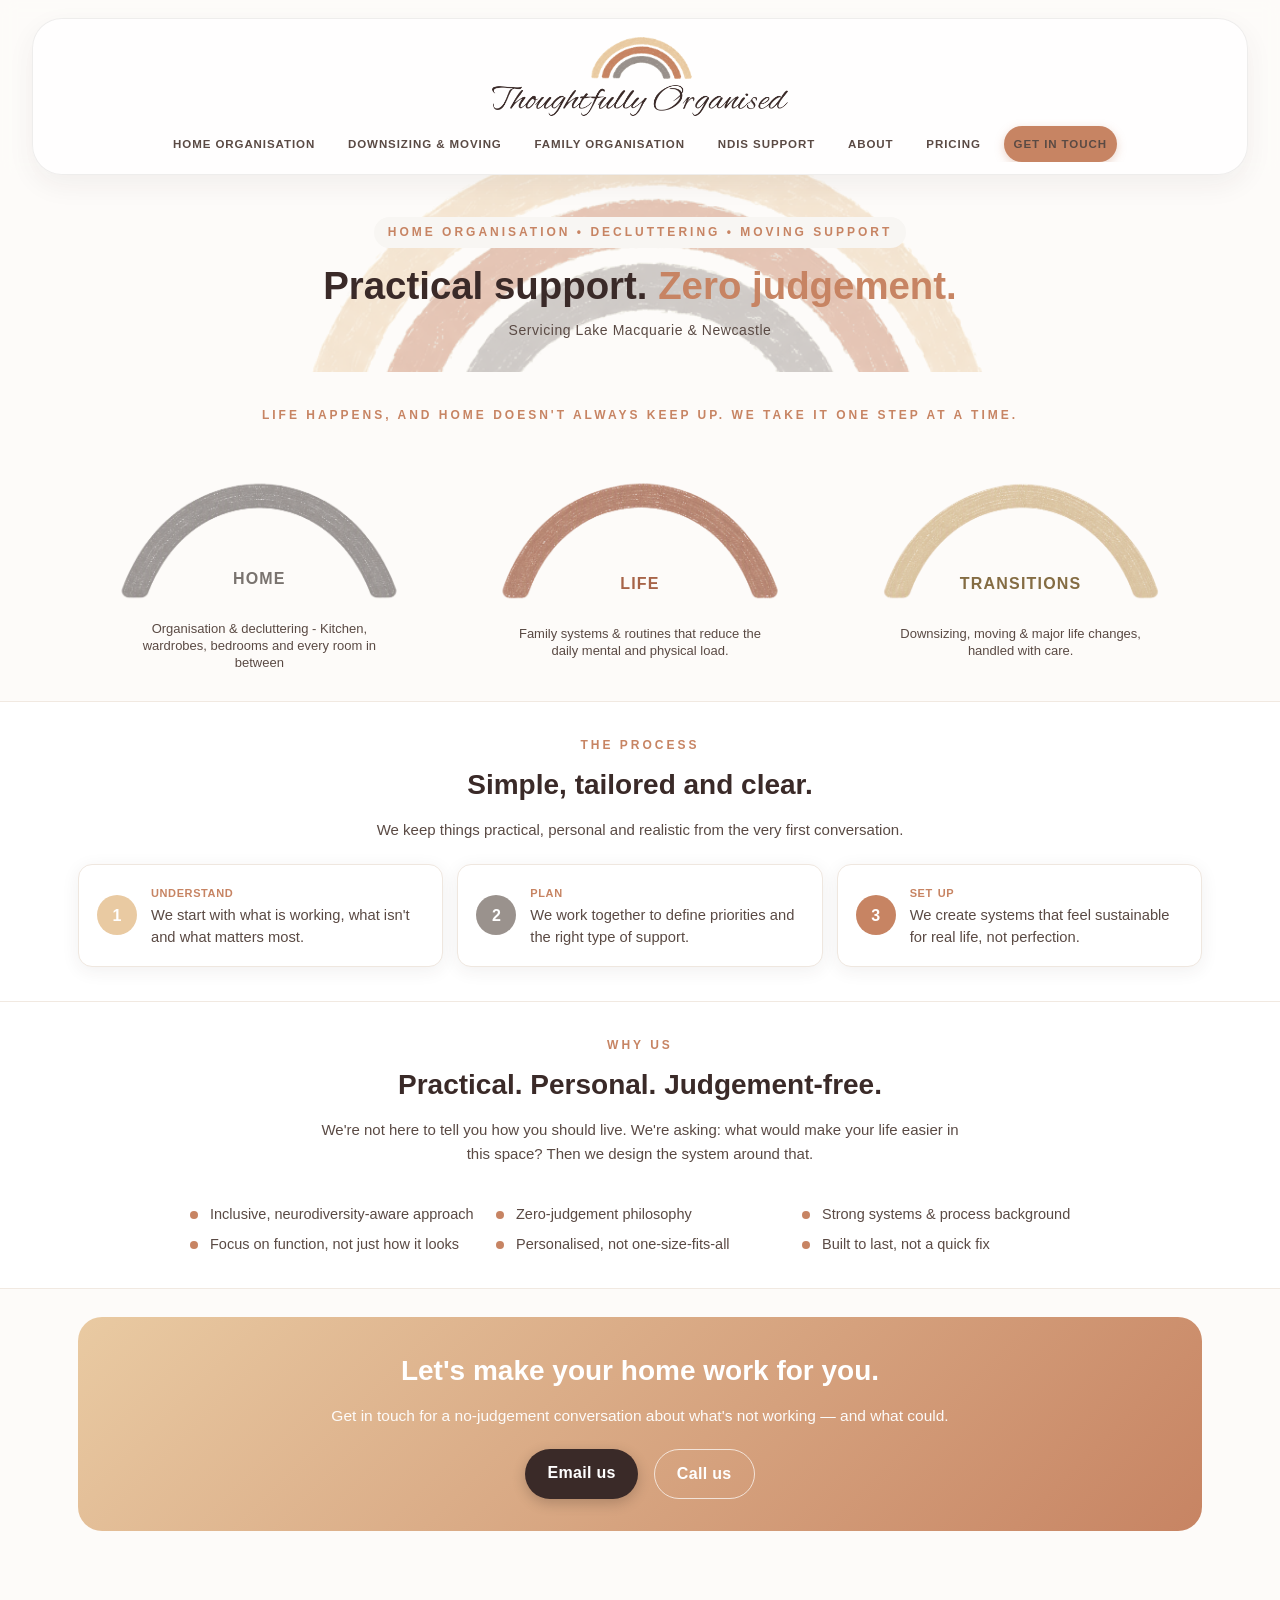
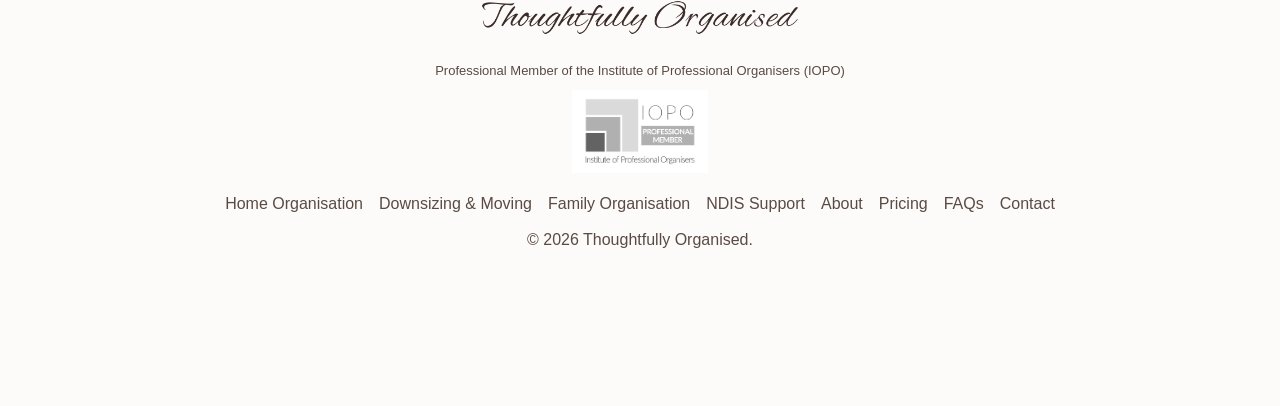
<file: index.html>
<!DOCTYPE html>
<html lang="en">
<head>
<meta charset="UTF-8">
<meta name="viewport" content="width=device-width, initial-scale=1.0">
<title>Thoughtfully Organised — Practical Support. Zero Judgement.</title>
<link rel="preload" href="assets/fonts/alex-brush.woff2" as="font" type="font/woff2" crossorigin>
<link rel="preload" href="assets/fonts/italianno.woff2" as="font" type="font/woff2" crossorigin>
<link rel="icon" type="image/png" sizes="32x32" href="assets/favicon-32.png">
<link rel="icon" type="image/png" sizes="192x192" href="assets/favicon-192.png">
<link rel="apple-touch-icon" href="assets/apple-touch-icon.png">
<link rel="stylesheet" href="assets/fonts.css">
<style>
  :root{
    --gold:#E9CAA2;
    --terracotta:#C78463;
    --greige:#9A928D;
    --warm-grey:#D9D4CF;
    --cream:#F8F6F3;
    --ink:#3A2A28;
    --ink-soft:#5A4A44;
    --page:#FDFBF9;
    --radius:16px;
    --shadow:0 4px 18px rgba(58,42,40,0.07);
    --maxw:1180px;
  }
  *{box-sizing:border-box;}
  html{scroll-behavior:smooth;}
  body{
    margin:0; background:var(--page); color:var(--ink); padding-bottom:120px;
    font-family:'Segoe UI Variable Display Semilight','Segoe UI',-apple-system,BlinkMacSystemFont,sans-serif;
    font-weight:400; line-height:1.6; -webkit-font-smoothing:antialiased;
  }
  img{max-width:100%; display:block;}
  a{color:inherit;}
  .wrap{max-width:var(--maxw); margin:0 auto; padding:0 28px;}
  .script{font-family:'Alex Brush', cursive;}
  .r{font-family:'Italianno',cursive; font-size:1.1em; margin-right:.08em;}

  /* ---------- nav ---------- */
  header.site-header{
    position:sticky; top:0; z-index:50; padding:18px 0 0; background:rgba(253,251,249,0.76); backdrop-filter:blur(8px);
  }
  .navrow{display:flex; flex-direction:column; align-items:center; justify-content:center; padding:18px 18px 12px; max-width:calc(var(--maxw) + 36px); margin:0 auto;
    border:1px solid rgba(58,42,40,0.08); border-radius:30px; background:rgba(255,255,255,0.72); box-shadow:0 10px 28px rgba(58,42,40,0.06);}
  .brand{display:inline-flex; flex-direction:column; align-items:center; gap:4px; text-decoration:none;}
  .brand img{height:42px; width:auto;}
  .site-header .brand .brand-mark{height:42px; width:auto;}
  .site-header .brand .brand-wordmark{width:clamp(220px,32vw,300px); height:auto;}
  .main-nav{display:flex; gap:clamp(8px,1vw,16px); align-items:center; justify-content:center; width:100%; flex-wrap:nowrap; overflow-x:auto; padding-top:8px; scrollbar-width:none;}
  .main-nav::-webkit-scrollbar{display:none;}
  .main-nav a{text-decoration:none; color:var(--ink-soft); font-size:clamp(11px,0.9vw,14px); font-weight:600; letter-spacing:0.08em; text-transform:uppercase;
    transition:all .2s ease; padding:9px 10px; border-radius:999px; margin:0; white-space:nowrap;}
  .main-nav a:hover{color:var(--terracotta); background:rgba(233,202,162,0.16);}
  .main-nav a[aria-current="page"]{color:var(--terracotta); background:rgba(233,202,162,0.24); box-shadow:inset 0 -2px 0 var(--terracotta);}
  .main-nav a.btn-primary[aria-current="page"]{color:#fff; background:var(--ink); box-shadow:0 3px 10px rgba(58,42,40,0.2);}
  .btn{
    display:inline-block; padding:11px 22px; border-radius:30px; font-size:16px; font-weight:600;
    text-decoration:none; transition:transform .15s ease, box-shadow .15s ease; border:none; cursor:pointer; letter-spacing:0.02em;
  }
  .btn-primary{background:var(--terracotta); color:#fff; box-shadow:0 3px 10px rgba(199,132,99,0.35);}
  .btn-primary:hover{transform:translateY(-2px); box-shadow:0 6px 16px rgba(199,132,99,0.4);}
  .btn-ghost{background:transparent; color:var(--ink); border:1.5px solid var(--warm-grey);}
  .btn-ghost:hover{border-color:var(--terracotta); color:var(--terracotta);}
  .navtoggle{display:none; background:none; border:none; font-size:26px; color:var(--ink); cursor:pointer; line-height:1; padding:4px 8px; border-radius:10px;}
  .navtoggle[aria-expanded="true"]{background:rgba(199,132,99,0.08); color:var(--terracotta);}

  /* ---------- hero ---------- */
  .hero{position:relative; padding:42px 28px 30px; text-align:center; overflow:hidden;}
  .hero-arcbg{position:absolute; top:-40px; left:50%; transform:translateX(-50%); width:980px; max-width:160vw; opacity:0.45; pointer-events:none;}
  .hero-inner{position:relative; max-width:760px; margin:0 auto;}
  .eyebrow{
    display:inline-block; font-size:12px; letter-spacing:3px; font-weight:700; color:var(--terracotta);
    background:var(--cream); padding:6px 14px; border-radius:20px; margin-bottom:16px;
  }
  .hero h1{font-size:clamp(2rem, 3.5vw, 2.4rem); line-height:1.12; margin:0 0 12px; color:var(--ink); font-weight:600;}
  .hero h1 span{color:var(--terracotta);}
  .hero .service-area{font-size:14px; color:var(--ink-soft); letter-spacing:0.04em; margin:0;}
  .hero p.sub{font-size:16px; color:var(--ink-soft); max-width:560px; margin:0 auto 20px;}
  .hero-ctas{display:flex; gap:16px; justify-content:center; flex-wrap:wrap;}
  .hero-tags{margin-top:44px; display:flex; gap:14px; justify-content:center; flex-wrap:wrap;}
  .tag{font-size:13.5px; font-weight:600; padding:8px 16px; border-radius:20px; color:var(--ink);}
  .tag.gold{background:var(--gold);}
  .tag.terracotta{background:var(--terracotta); color:#fff;}
  .tag.greige{background:var(--greige); color:#fff;}

  /* ---------- section shell ---------- */
  section{padding:34px 0;}
  section.alt{background:#fff; border-top:1px solid #F1E9E1; border-bottom:1px solid #F1E9E1;}
  section.alt + section.alt{border-top:0;}
  .section-head{max-width:640px; margin:0 auto 22px; text-align:center;}
  .section-eyebrow{font-size:12px; letter-spacing:3px; font-weight:700; color:var(--terracotta); text-transform:uppercase; margin-bottom:8px;}
  .section-head h2{font-size:28px; margin:0 0 10px; color:var(--ink); font-weight:600;}
  .section-head p{color:var(--ink-soft); font-size:15px; margin:0;}
  #broader-concept{padding-bottom:12px;}
  #process{padding-top:34px;}
  #broader-concept .section-head{max-width:900px; margin-bottom:0;}
  #broader-concept .section-eyebrow{margin-bottom:0;}

  .divider{display:flex; justify-content:center; padding:6px 0 0;}
  .divider svg{width:140px; height:26px;}

  /* ---------- cards / grids ---------- */
  .arc-icon{width:70px; height:38px; margin:0 auto 16px;}

  /* ---------- services ---------- */
  .svc-grid{display:flex; flex-direction:row; gap:22px;}
  .svc-grid > *{flex:1 1 0;}
  .svc-card{background:var(--cream); border-radius:var(--radius); padding:26px 24px;}
  .svc-card h3{margin:0 0 12px; font-size:18px; color:var(--ink); font-weight:600; display:flex; align-items:center;}
  .svc-card h3 .dot{width:10px; height:10px; border-radius:50%; flex:0 0 10px; margin-right:10px;}
  .svc-card ul{margin:0; padding-left:18px; color:var(--ink-soft); font-size:14px; line-height:1.85;}

  /* ---------- moving process infographic ---------- */
  .flow3{display:flex; gap:0; align-items:stretch; margin-top:10px;}
  .flow3 .col{flex:1; background:#fff; border:1px solid #EFE7DF; border-radius:14px; box-shadow:var(--shadow); overflow:hidden;}
  .flow3 .head{padding:14px 20px; font-weight:700; font-size:14px; letter-spacing:1px; color:#fff; text-align:center;}
  .flow3 .col:nth-child(1) .head{background:var(--gold); color:var(--ink);}
  .flow3 .col:nth-child(3) .head{background:var(--terracotta);}
  .flow3 .col:nth-child(5) .head{background:var(--greige);}
  .flow3 .col ul{list-style:none; margin:0; padding:16px 22px;}
  .flow3 .col li{padding:8px 0; border-bottom:1px solid #F3ECE4; font-size:14px; color:var(--ink);}
  .flow3 .col li:last-child{border-bottom:none;}
  .flow3 .arrow{flex:0 0 46px; display:flex; align-items:center; justify-content:center;}
  .flow3 .arrow svg{width:20px; height:20px;}

  /* ---------- journey timeline (vertical) ---------- */
  .timeline{position:relative; max-width:720px; margin:0 auto; padding-left:8px;}
  .timeline:before{
    content:''; position:absolute; left:23px; top:10px; bottom:10px; width:2px; background:var(--warm-grey);
  }
  .tstep{position:relative; display:flex; gap:22px; padding-bottom:34px;}
  .tstep:last-child{padding-bottom:0;}
  .tnum{
    position:relative; z-index:1; flex:0 0 48px; height:48px; border-radius:50%; display:flex; align-items:center;
    justify-content:center; font-weight:700; font-size:18px; color:#fff; box-shadow:0 0 0 6px var(--page);
  }
  .tstep:nth-child(4n+1) .tnum{background:var(--gold); color:var(--ink);}
  .tstep:nth-child(4n+2) .tnum{background:var(--terracotta);}
  .tstep:nth-child(4n+3) .tnum{background:var(--greige);}
  .tstep:nth-child(4n+4) .tnum{background:var(--ink);}
  .tbody{background:#fff; border:1px solid #EFE7DF; border-radius:14px; box-shadow:var(--shadow); padding:16px 22px; flex:1;}
  .tbody h4{margin:0 0 4px; font-size:17px; color:var(--ink); font-weight:600;}
  .tbody p{margin:0; font-size:14px; color:var(--ink-soft);}

  /* ---------- pricing ---------- */
  .pricing-card{background:#fff; border:1px solid #EFE7DF; border-radius:20px; box-shadow:var(--shadow); max-width:760px; margin:0 auto; overflow:hidden;}
  .price-row{display:flex; align-items:center; justify-content:space-between; padding:18px 32px; border-bottom:1px solid #F3ECE4;}
  .price-row:last-child{border-bottom:none;}
  .price-row .svc{font-weight:600; font-size:16px; color:var(--ink);}
  .pill{display:inline-block; padding:7px 18px; border-radius:20px; font-size:13px; font-weight:700; color:#fff; white-space:nowrap;}
  .pill.gold{background:var(--gold); color:var(--ink);}
  .pill.terracotta{background:var(--terracotta);}
  .pill.greige{background:var(--greige);}
  .pricing-note{text-align:center; color:var(--ink-soft); font-size:14.5px; max-width:600px; margin:26px auto 0;}

  /* ---------- pillars ---------- */
  .pillars{display:flex; gap:24px;}
  .pillar{flex:1; text-align:center; background:#fff; border:1px solid #EFE7DF; border-radius:var(--radius); box-shadow:var(--shadow); padding:34px 24px;}
  .pillar .arc-icon{width:90px; height:48px;}
  .pillar h3{font-size:20px; letter-spacing:2px; margin:6px 0 10px; color:var(--ink); font-weight:700;}
  .pillar p{font-size:14.5px; color:var(--ink-soft); margin:0;}
  .pillars-note{text-align:center; font-style:italic; color:var(--ink-soft); font-size:14.5px; margin-top:22px;}

  .broader-grid{display:grid; grid-template-columns:repeat(3, minmax(0,1fr)); gap:18px; max-width:1124px; margin:10px auto 0;}
  #broader-concept .broader-grid{margin-top:-36px;}
  .broader-card{
    position:relative; overflow:visible; border:none; border-radius:24px; background:transparent; box-shadow:none;
    padding:0; min-height:0; display:flex; flex-direction:column; align-items:center; justify-content:center; text-align:center;
    color:inherit; text-decoration:none; transition:transform .15s ease;
  }
  .broader-card:hover{transform:translateY(-3px);}
  .broader-card:focus-visible{outline:2px solid var(--terracotta); outline-offset:4px;}
  .broader-card::before,
  .broader-card::after{display:none;}
  .broader-card > *{position:relative; z-index:1;}
  .broader-arc-slot{position:relative; display:flex; align-items:center; justify-content:center; width:100%; min-height:104px; margin-bottom:0; overflow:visible;}
  .broader-card .broader-arc-image{display:block; width:300px; max-width:100%; height:auto; object-fit:contain; object-position:center; margin:0; opacity:0.82; filter:saturate(0.72);}
  .broader-arc-copy{position:absolute; right:0; bottom:17px; left:0; z-index:2; display:flex; flex-direction:column; align-items:center; padding:0 12px;}
  .broader-card:nth-child(2) .broader-arc-copy{bottom:29px;}
  .broader-card:nth-child(3) .broader-arc-copy{bottom:29px;}
  .broader-arc-slot h3{margin:0;}
  .broader-arc-slot p{width:100%; max-width:260px; min-height:0; margin:30px 0 0; text-align:center; font-size:13px; line-height:1.3; color:var(--ink-soft);}
  .broader-card .broader-arc{width:100%; max-width:220px; height:68px; display:block; margin:0 auto 18px; overflow:visible;}
  .broader-card .broader-arc path{stroke-linecap:round; stroke-linejoin:round; filter: url(#chalk-gold);}
  .broader-card.terracotta .broader-arc path{filter: url(#chalk-terracotta);}
  .broader-card.greige .broader-arc path{filter: url(#chalk-greige);}
  .broader-card h3{margin:0; font-size:16px; letter-spacing:1.2px; text-transform:uppercase; color:var(--ink); font-weight:700;}
  .broader-card:nth-child(1) h3{color:#79736F;}
  .broader-card:nth-child(2) h3{color:#A76448;}
  .broader-card:nth-child(3) h3{color:#846C43;}

  .mini-grid{display:grid; grid-template-columns:repeat(3, minmax(0,1fr)); gap:18px;}
  .mini-card{display:block; text-decoration:none; background:#fff; border:1px solid #EFE7DF; border-radius:18px; box-shadow:var(--shadow); padding:30px 22px 24px; transition:transform .15s ease, box-shadow .15s ease;}
  .mini-card:hover{transform:translateY(-2px); box-shadow:0 10px 24px rgba(58,42,40,0.08);}
  .mini-card .mini-icon{width:72px; height:42px; display:block; margin:0 auto 14px;}
  .mini-card h3{margin:0 0 10px; text-align:center; font-size:18px; color:var(--ink); letter-spacing:1.5px; text-transform:uppercase; font-weight:700;}
  .mini-card p{margin:0; text-align:center; color:var(--ink-soft); font-size:14px; line-height:1.6;}

  .steps-3{display:grid; grid-template-columns:repeat(3, minmax(0,1fr)); gap:14px;}
  .step-item{position:relative; background:#fff; border:1px solid #EFE7DF; border-radius:14px; padding:18px 22px 18px 72px; box-shadow:var(--shadow); min-width:0;}
  .step-item .step-head{display:block; margin-bottom:4px; min-width:0;}
  .step-item .n{position:absolute; top:50%; left:18px; display:inline-flex; align-items:center; justify-content:center; width:40px; height:40px; border-radius:50%; background:var(--terracotta); color:#fff; font-weight:700; flex-shrink:0; transform:translateY(-50%);}
  .step-item:nth-child(1) .n{background:var(--gold);}
  .step-item:nth-child(2) .n{background:var(--greige);}
  .step-item h4{width:100%; max-width:280px; margin:0 0 4px; color:var(--terracotta); font-size:0.95rem; line-height:1.2; letter-spacing:0.04em; text-transform:lowercase; font-variant-caps:small-caps; min-width:0; word-break:break-word; overflow-wrap:break-word;}
  .step-item p{margin:0; color:var(--ink-soft); font-size:0.92rem; line-height:1.45;}

  @keyframes slidePillars{
    0%, 20% { transform: translateX(0%); }
    33%, 53% { transform: translateX(-33.333%); }
    66%, 86% { transform: translateX(-66.666%); }
    100% { transform: translateX(0%); }
  }

  /* ---------- quote / usp ---------- */
  .quote-block{
    background:var(--cream); border-left:5px solid var(--terracotta); border-radius:0 14px 14px 0;
    padding:12px 18px; max-width:720px; margin:34px auto 0; text-align:center;
  }
  .quote-block p{margin:0; font-size:clamp(0.95rem,1.4vw,1.08rem); line-height:1.4; font-style:italic; color:var(--ink); font-weight:600;}

  .advantages{display:flex; flex-direction:row; flex-wrap:wrap; gap:10px 18px; max-width:900px; margin:38px auto 0;}
  .advantages .adv-item{flex:1 1 240px;}
  .adv-item{display:flex; align-items:flex-start; font-size:14.5px; color:var(--ink-soft); line-height:1.4;}
  .adv-item .dot{flex:0 0 8px; width:8px; height:8px; border-radius:50%; background:var(--terracotta); margin:7px 12px 0 0;}

  /* ---------- audience tabs ---------- */
  .audience-tabs{display:flex; justify-content:center; gap:10px; margin-bottom:30px; flex-wrap:wrap;}
  .tab-btn{
    padding:10px 22px; border-radius:24px; border:1.5px solid var(--warm-grey); background:#fff;
    font-weight:600; font-size:14px; color:var(--ink-soft); cursor:pointer; transition:all .2s;
  }
  .tab-btn.active{background:var(--terracotta); border-color:var(--terracotta); color:#fff;}
  .tab-panel{display:none;}
  .tab-panel.active{display:block;}
  .flow2{display:flex; gap:0; align-items:stretch;}
  .flow2 .col{flex:1; background:#fff; border:1px solid #EFE7DF; border-radius:14px; box-shadow:var(--shadow); overflow:hidden;}
  .flow2 .head{padding:14px 22px; font-weight:700; font-size:13.5px; letter-spacing:1px; color:#fff;}
  .flow2 .col:first-child .head{background:var(--greige);}
  .flow2 .col:last-child .head{background:var(--terracotta);}
  .flow2 ul{list-style:none; margin:0; padding:18px 24px; columns:2; column-gap:20px;}
  .flow2 li{font-size:13.5px; color:var(--ink); padding:5px 0 5px 16px; position:relative; break-inside:avoid;}
  .flow2 li:before{content:''; position:absolute; left:0; top:12px; width:6px; height:6px; border-radius:50%; background:var(--terracotta);}
  .flow2 .arrow{flex:0 0 50px; display:flex; align-items:center; justify-content:center;}
  .flow2 .arrow svg{width:22px; height:22px;}
  .audience-quote{text-align:center; margin-top:20px; font-style:italic; color:var(--ink-soft);}

  /* ---------- CTA / contact ---------- */
  #contact{padding:28px 0;}
  .cta-section{
    background:linear-gradient(135deg, var(--gold) 0%, var(--terracotta) 100%);
    border-radius:24px; padding:32px 28px; text-align:center; color:#fff; max-width:var(--maxw); margin:0 auto;
  }
  .cta-section h2{margin:0 0 10px; font-size:28px; font-weight:600;}
  .cta-section p{margin:0 0 20px; font-size:15.5px; opacity:0.95;}
  .cta-section .btn-primary{background:var(--ink); box-shadow:0 4px 14px rgba(0,0,0,0.2);}
  .cta-section .btn-ghost{border-color:rgba(255,255,255,0.7); color:#fff;}
  .cta-section .btn-ghost:hover{border-color:#fff; color:#fff; background:rgba(255,255,255,0.12);}

  footer.site-footer{
    padding:40px 0 28px; text-align:center;
  }
  footer.site-footer .wrap{
    display:block;
  }
  footer.site-footer .brand{
    display:inline-flex; flex-direction:column; align-items:center; gap:4px; text-decoration:none;
    justify-content:center; margin:0;
  }
  footer.site-footer .brand img{height:26px; width:auto;}
  footer.site-footer .brand img{width:clamp(240px,28vw,320px); height:auto;}
  footer.site-footer .iopo-membership{margin:18px auto 0; text-align:center;}
  footer.site-footer .iopo-membership img{width:min(136px,35vw); height:auto; margin:0 auto;}
  footer.site-footer .iopo-membership p{margin:0 auto 8px; font-size:13px; white-space:nowrap;}
  footer.site-footer .footer-links{
    display:flex; justify-content:center; gap:16px; flex-wrap:wrap; margin:18px 0 10px;
  }
  footer.site-footer .footer-links a{text-decoration:none; color:var(--ink-soft);}
  footer.site-footer .footer-links a:hover{color:var(--terracotta);}
  footer.site-footer p{color:var(--ink-soft); margin:6px 0;}

  /* ---------- responsive ---------- */
  @media (max-width:900px){
    footer.site-footer .iopo-membership p{white-space:normal;}
    .grid3, .svc-grid{flex-direction:column;}
    .advantages{display:flex; flex-direction:row; gap:8px 14px;}
    .advantages .adv-item{flex:1 1 220px;}
    .pillars{flex-direction:column;}
    .flow3{flex-direction:column;}
    .flow3 .arrow{transform:rotate(90deg); padding:4px 0;}
    .flow2{flex-direction:column;}
    .flow2 .arrow{transform:rotate(90deg); padding:4px 0;}
    .flow2 ul{columns:1;}
    .main-nav{position:fixed; top:70px; left:0; right:0; background:#fff; flex-direction:column; padding:20px 28px;
      border-bottom:1px solid #EFE7DF; display:none; gap:18px; box-shadow:0 8px 20px rgba(0,0,0,0.06);}
    .main-nav a{margin:0;}
    .main-nav.open{display:flex;}
    .navtoggle{display:block;}
    .cta-section{border-radius:0; padding:46px 24px;}
    footer.site-footer .wrap{flex-direction:column; text-align:center;}
    footer.site-footer .footer-links{flex-wrap:wrap;}
  }
  @media (max-width:620px){
    .steps-3{grid-template-columns:1fr;}
    .broader-grid{grid-template-columns:1fr; gap:8px; max-width:360px;}
    .broader-card{min-height:0; padding:8px 0;}
    .broader-arc-slot{min-height:90px; margin-bottom:0;}
    .broader-arc-copy{bottom:13px;}
    .broader-card:nth-child(2) .broader-arc-copy{bottom:21px;}
    .broader-card:nth-child(3) .broader-arc-copy{bottom:21px;}
    .broader-card .broader-arc-image{width:270px;}
    .broader-card h3{font-size:14px; letter-spacing:0.08em;}
    .broader-arc-slot p{max-width:250px; font-size:13px; line-height:1.35;}
  }
</style>
</head>
<body>

<header class="site-header">
  <div class="navrow">
    <a href="index.html" class="brand">
      <img class="brand-mark" src="assets/arcs_only.png" alt="">
      <img class="brand-wordmark" src="assets/Thoughtfully_Organised_Wordmark.png" alt="Thoughtfully Organised">
    </a>
    <nav class="main-nav" id="navLinks">
      <a href="home-organisation.html">Home Organisation</a>
      <a href="downsizing-moving.html">Downsizing &amp; Moving</a>
      <a href="family-organisation.html">Family Organisation</a>
      <a href="ndis-support.html">NDIS Support</a>
      <a href="about.html">About</a>
      <a href="pricing.html">Pricing</a>
      <a href="contact.html" class="btn btn-primary">Get in touch</a>
    </nav>
    <button class="navtoggle" id="navToggle" aria-label="Toggle menu">&#9776;</button>
  </div>
</header>

<main id="top">

  <!-- HERO -->
  <div class="hero">
    <img class="hero-arcbg" src="assets/arcs_only.png" alt="">
    <div class="hero-inner">
      <span class="eyebrow">HOME ORGANISATION • DECLUTTERING • MOVING SUPPORT</span>
      <h1>Practical support. <span>Zero judgement.</span></h1>
      <p class="service-area">Servicing Lake Macquarie &amp; Newcastle</p>
    </div>
  </div>

  <section id="broader-concept">
    <div class="wrap">
      <div class="section-head">
        <div class="section-eyebrow">Life happens, and home doesn't always keep up. We take it one step at a time.</div>
      </div>

      <div class="broader-grid">
        <a class="broader-card" href="home-organisation.html">
          <div class="broader-arc-slot">
            <img class="broader-arc-image" src="assets/arc_grey.png" alt="">
            <div class="broader-arc-copy">
              <h3>Home</h3>
              <p>Organisation &amp; decluttering - Kitchen, wardrobes, bedrooms and every room in between</p>
            </div>
          </div>
        </a>

        <a class="broader-card" href="family-organisation.html">
          <div class="broader-arc-slot">
            <img class="broader-arc-image" src="assets/arc_terracotta.png" alt="">
            <div class="broader-arc-copy">
              <h3>Life</h3>
              <p>Family systems &amp; routines that reduce the daily mental and physical load.</p>
            </div>
          </div>
        </a>

        <a class="broader-card" href="downsizing-moving.html">
          <div class="broader-arc-slot">
            <img class="broader-arc-image" src="assets/arc_gold.png" alt="">
            <div class="broader-arc-copy">
              <h3>Transitions</h3>
              <p>Downsizing, moving &amp; major life changes, handled with care.</p>
            </div>
          </div>
        </a>
      </div>
    </div>
  </section>

  <section id="process" class="alt">
    <div class="wrap">
      <div class="section-head">
        <div class="section-eyebrow">The process</div>
        <h2>Simple, tailored and clear.</h2>
        <p>We keep things practical, personal and realistic from the very first conversation.</p>
      </div>
      <div class="steps-3">
        <div class="step-item">
          <div class="step-head">
            <div class="n">1</div>
            <h4>Understand</h4>
          </div>
          <p>We start with what is working, what isn't and what matters most.</p>
        </div>
        <div class="step-item">
          <div class="step-head">
            <div class="n">2</div>
            <h4>Plan</h4>
          </div>
          <p>We work together to define priorities and the right type of support.</p>
        </div>
        <div class="step-item">
          <div class="step-head">
            <div class="n">3</div>
            <h4>Set up</h4>
          </div>
          <p>We create systems that feel sustainable for real life, not perfection.</p>
        </div>
      </div>
    </div>
  </section>

  <!-- ABOUT / USP -->
  <section id="about" class="alt">
    <div class="wrap">
      <div class="section-head">
        <div class="section-eyebrow">Why us</div>
        <h2>Practical. Personal. Judgement-free.</h2>
        <p>We're not here to tell you how you should live. We're asking: what would make your life easier in this space? Then we design the system around that.</p>
      </div>

      <div class="advantages">
        <div class="adv-item"><span class="dot"></span>Inclusive, neurodiversity-aware approach</div>
        <div class="adv-item"><span class="dot"></span>Zero-judgement philosophy</div>
        <div class="adv-item"><span class="dot"></span>Strong systems &amp; process background</div>
        <div class="adv-item"><span class="dot"></span>Focus on function, not just how it looks</div>
        <div class="adv-item"><span class="dot"></span>Personalised, not one-size-fits-all</div>
        <div class="adv-item"><span class="dot"></span>Built to last, not a quick fix</div>
      </div>
    </div>
  </section>

  <!-- CTA -->
  <section id="contact">
    <div class="wrap">
      <div class="cta-section">
        <h2>Let's make your home work for you.</h2>
        <p>Get in touch for a no-judgement conversation about what's not working — and what could.</p>
        <div class="hero-ctas">
          <a href="mailto:hello@thoughtfullyorganised.com.au" class="btn btn-primary">Email us</a>
          <a href="tel:+61494912884" class="btn btn-ghost">Call us</a>
        </div>
      </div>
    </div>
  </section>
</main>
<footer class="site-footer">
  <div class="wrap">
    <a href="index.html" class="brand"><img src="assets/Thoughtfully_Organised_Wordmark.png" alt="Thoughtfully Organised"></a>
    <div class="iopo-membership">
      <p>Professional Member of the Institute of Professional Organisers (IOPO)</p>
      <a href="https://www.iopo.com.au/Web/Web/Find-An-Organiser/Find-An-Organiser.aspx?hkey=3c1b9fab-8a6a-4941-8056-9ec045242941#AD" target="_blank" rel="noopener noreferrer">
        <img src="assets/IOPO Professional Member Badge GREY V250505.png" alt="IOPO Professional Member Badge — find an organiser in the IOPO directory">
      </a>
    </div>
    <div class="footer-links">
      <a href="home-organisation.html">Home Organisation</a>
      <a href="downsizing-moving.html">Downsizing &amp; Moving</a>
      <a href="family-organisation.html">Family Organisation</a>
      <a href="ndis-support.html">NDIS Support</a>
      <a href="about.html">About</a>
      <a href="pricing.html">Pricing</a>
      <a href="faq.html">FAQs</a>
      <a href="contact.html">Contact</a>
    </div>
    <p>&copy; 2026 Thoughtfully Organised.</p>
  </div>
</footer>

<script>
  const navToggle = document.getElementById('navToggle');
  const navLinks = document.getElementById('navLinks');

  if (navToggle && navLinks) {
    const closeMenu = () => {
      navLinks.classList.remove('open');
      navToggle.setAttribute('aria-expanded', 'false');
      navToggle.textContent = '☰';
    };

    const openMenu = () => {
      navLinks.classList.add('open');
      navToggle.setAttribute('aria-expanded', 'true');
      navToggle.textContent = '✕';
    };

    navToggle.setAttribute('aria-expanded', 'false');
    navToggle.textContent = '☰';

    navToggle.addEventListener('click', (event) => {
      event.stopPropagation();
      if (navLinks.classList.contains('open')) {
        closeMenu();
      } else {
        openMenu();
      }
    });

    navLinks.querySelectorAll('a').forEach((link) => {
      link.addEventListener('click', () => {
        closeMenu();
      });
    });

    document.addEventListener('click', (event) => {
      if (!navLinks.contains(event.target) && !navToggle.contains(event.target) && navLinks.classList.contains('open')) {
        closeMenu();
      }
    });
  }
</script>
</body>
</html>
</file>
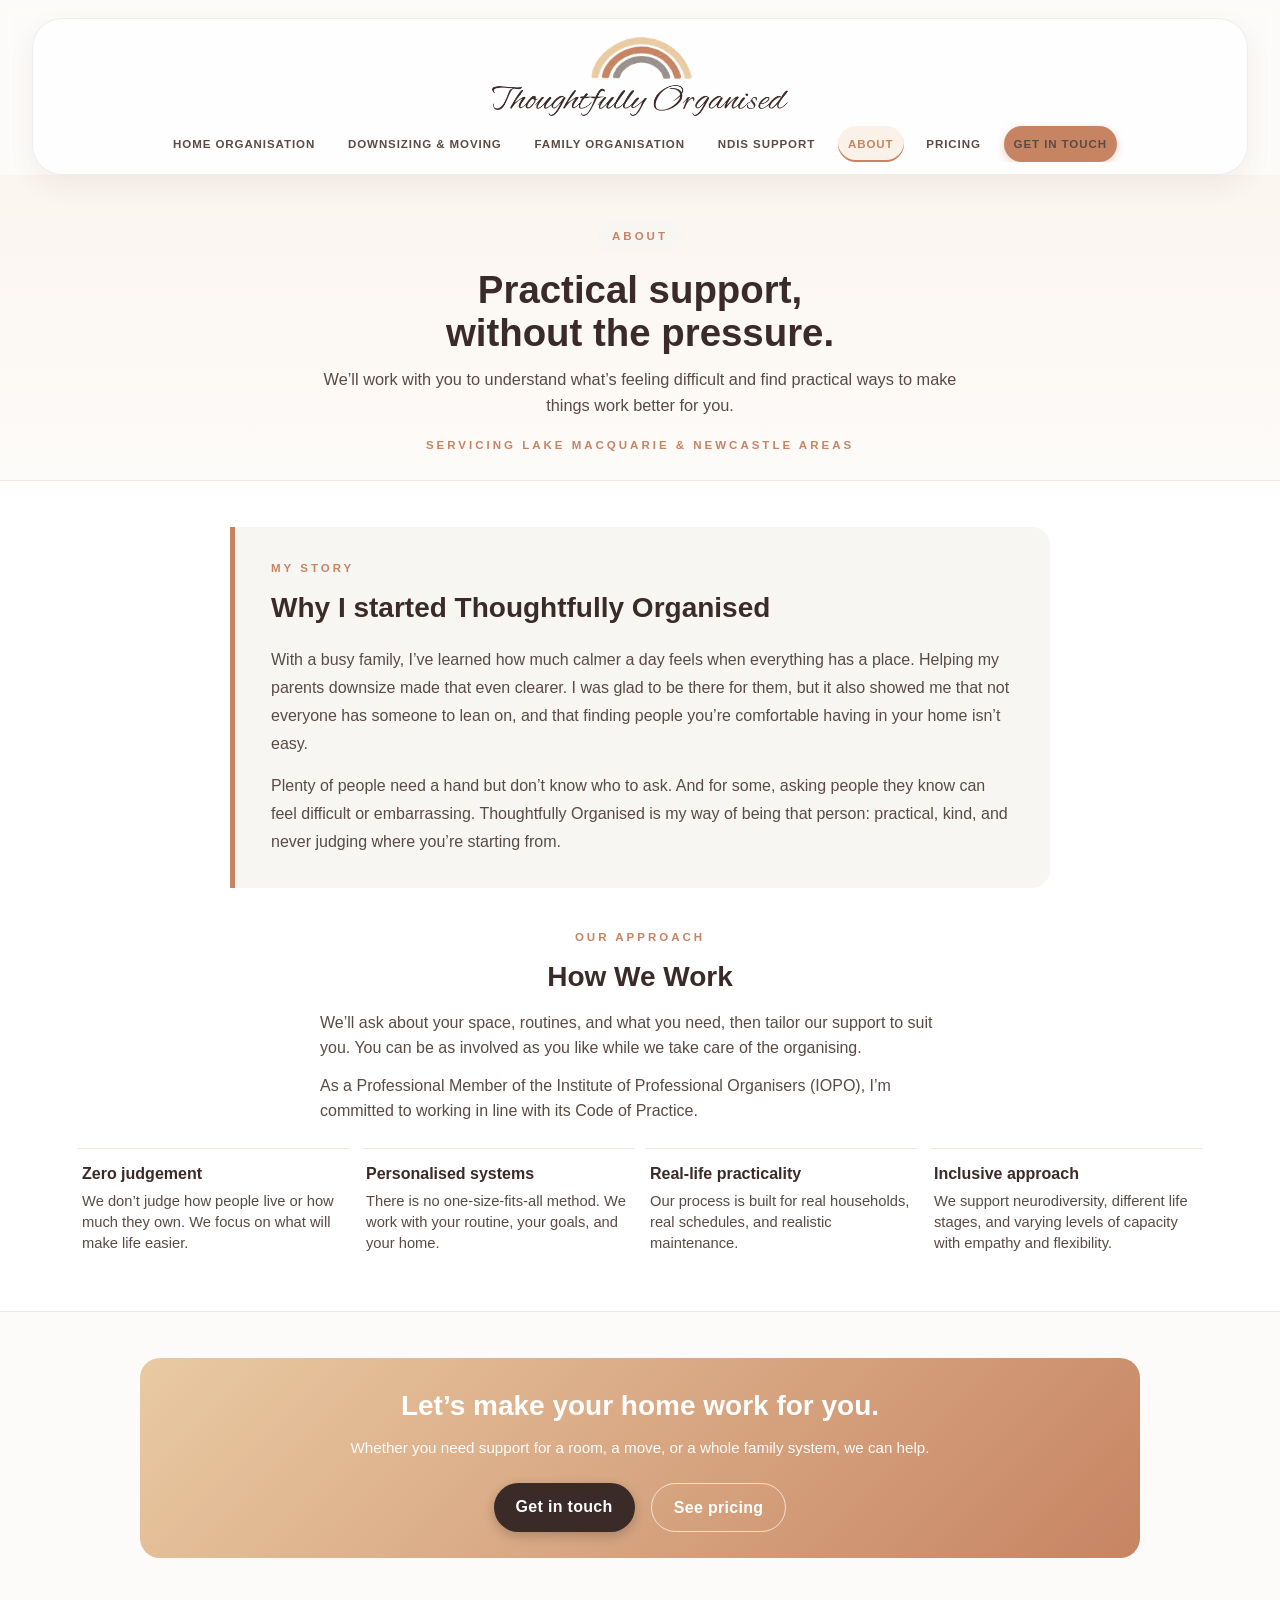
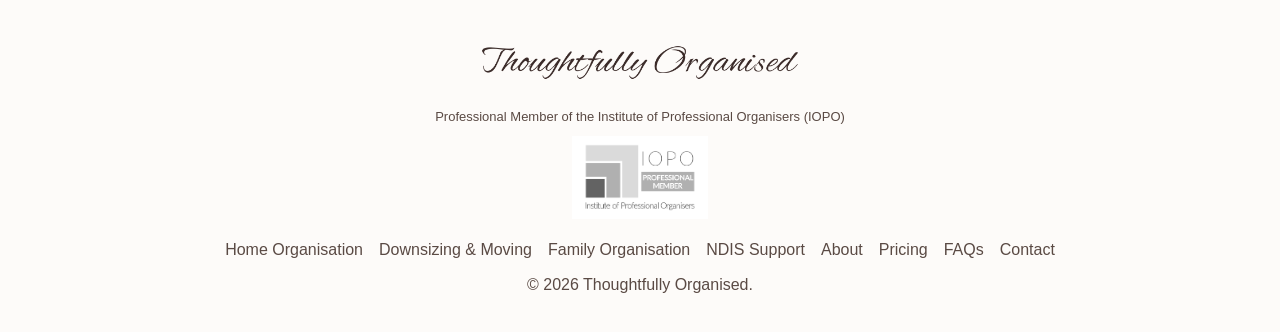
<file: about.html>
<!DOCTYPE html>
<html lang="en">
<head>
  <meta charset="UTF-8" />
  <meta name="viewport" content="width=device-width, initial-scale=1.0" />
  <title>About | Thoughtfully Organised</title>
  <link rel="preload" href="assets/fonts/alex-brush.woff2" as="font" type="font/woff2" crossorigin />
  <link rel="preload" href="assets/fonts/italianno.woff2" as="font" type="font/woff2" crossorigin />
<link rel="icon" type="image/png" sizes="32x32" href="assets/favicon-32.png">
<link rel="icon" type="image/png" sizes="192x192" href="assets/favicon-192.png">
<link rel="apple-touch-icon" href="assets/apple-touch-icon.png">
  <link rel="stylesheet" href="assets/fonts.css" />
  <link rel="stylesheet" href="assets/site.css" />
</head>
<body>
  <header class="site-header">
    <div class="navrow">
      <a href="index.html" class="brand">
        <img class="brand-mark" src="assets/arcs_only.png" alt="" />
        <img class="brand-wordmark" src="assets/Thoughtfully_Organised_Wordmark.png" alt="Thoughtfully Organised" />
      </a>
      <nav class="main-nav" id="navLinks">
        <a href="home-organisation.html">Home Organisation</a>
        <a href="downsizing-moving.html">Downsizing &amp; Moving</a>
        <a href="family-organisation.html">Family Organisation</a>
        <a href="ndis-support.html">NDIS Support</a>
        <a href="about.html" class="active" aria-current="page">About</a>
        <a href="pricing.html">Pricing</a>
        <a href="contact.html" class="btn btn-primary">Get in touch</a>
      </nav>
      <button class="navtoggle" id="navToggle" aria-label="Toggle menu" aria-expanded="false">&#9776;</button>
    </div>
  </header>

  <main class="section-heading-28">
    <section class="page-hero">
      <div class="wrap page-hero-inner">
        <span class="eyebrow">About</span>
        <h1>Practical support, without the pressure.</h1>
        <p class="lead">We’ll work with you to understand what’s feeling difficult and find practical ways to make things work better for you.</p>
        <div class="hero-location">Servicing Lake Macquarie &amp; Newcastle Areas</div>
      </div>
    </section>

    <section class="alt">
      <div class="wrap">
        <div class="section-head about-why-head">
          <div class="kicker">My story</div>
          <h2>Why I started Thoughtfully Organised</h2>
          <div class="about-why-blurb">
            <p>With a busy family, I’ve learned how much calmer a day feels when everything has a place. Helping my parents downsize made that even clearer. I was glad to be there for them, but it also showed me that not everyone has someone to lean on, and that finding people you’re comfortable having in your home isn’t easy.</p>
            <p>Plenty of people need a hand but don’t know who to ask. And for some, asking people they know can feel difficult or embarrassing. Thoughtfully Organised is my way of being that person: practical, kind, and never judging where you’re starting from.</p>
          </div>
        </div>

        <div class="section-head about-how-head">
          <div class="kicker">Our approach</div>
          <h2>How We Work</h2>
          <p>We’ll ask about your space, routines, and what you need, then tailor our support to suit you. You can be as involved as you like while we take care of the organising.</p>
          <p>As a Professional Member of the Institute of Professional Organisers (IOPO), I’m committed to working in line with its Code of Practice.</p>
        </div>

        <div class="feature-list home-area-list about-how-list">
          <div class="feature-item">
            <h3>Zero judgement</h3>
            <p>We don’t judge how people live or how much they own. We focus on what will make life easier.</p>
          </div>
          <div class="feature-item">
            <h3>Personalised systems</h3>
            <p>There is no one-size-fits-all method. We work with your routine, your goals, and your home.</p>
          </div>
          <div class="feature-item">
            <h3>Real-life practicality</h3>
            <p>Our process is built for real households, real schedules, and realistic maintenance.</p>
          </div>
          <div class="feature-item">
            <h3>Inclusive approach</h3>
            <p>We support neurodiversity, different life stages, and varying levels of capacity with empathy and flexibility.</p>
          </div>
        </div>
      </div>
    </section>

    <section>
      <div class="wrap">
        <div class="cta-panel">
          <h2>Let’s make your home work for you.</h2>
          <p>Whether you need support for a room, a move, or a whole family system, we can help.</p>
          <div class="hero-actions">
            <a href="contact.html" class="btn btn-primary">Get in touch</a>
            <a href="pricing.html" class="btn btn-ghost">See pricing</a>
          </div>
        </div>
      </div>
    </section>
  </main>

  <footer class="site-footer">
    <div class="wrap">
      <a href="index.html" class="brand"><img src="assets/Thoughtfully_Organised_Wordmark.png" alt="Thoughtfully Organised" /></a>
      <div class="iopo-membership">
        <p>Professional Member of the Institute of Professional Organisers (IOPO)</p>
        <a href="https://www.iopo.com.au/Web/Web/Find-An-Organiser/Find-An-Organiser.aspx?hkey=3c1b9fab-8a6a-4941-8056-9ec045242941#AD" target="_blank" rel="noopener noreferrer">
          <img src="assets/IOPO Professional Member Badge GREY V250505.png" alt="IOPO Professional Member Badge — find an organiser in the IOPO directory" />
        </a>
      </div>
      <div class="footer-links">
        <a href="home-organisation.html">Home Organisation</a>
        <a href="downsizing-moving.html">Downsizing &amp; Moving</a>
        <a href="family-organisation.html">Family Organisation</a>
        <a href="ndis-support.html">NDIS Support</a>
        <a href="about.html">About</a>
        <a href="pricing.html">Pricing</a>
        <a href="faq.html">FAQs</a>
        <a href="contact.html">Contact</a>
      </div>
      <p>&copy; 2026 Thoughtfully Organised.</p>
    </div>
  </footer>

  <script>
    const navToggle = document.getElementById('navToggle');
    const navLinks = document.getElementById('navLinks');

    if (navToggle && navLinks) {
      const closeMenu = () => {
        navLinks.classList.remove('open');
        navToggle.setAttribute('aria-expanded', 'false');
        navToggle.textContent = '☰';
      };

      const openMenu = () => {
        navLinks.classList.add('open');
        navToggle.setAttribute('aria-expanded', 'true');
        navToggle.textContent = '✕';
      };

      navToggle.setAttribute('aria-expanded', 'false');
      navToggle.textContent = '☰';

      navToggle.addEventListener('click', (event) => {
        event.stopPropagation();
        if (navLinks.classList.contains('open')) {
          closeMenu();
        } else {
          openMenu();
        }
      });

      navLinks.querySelectorAll('a').forEach((link) => {
        link.addEventListener('click', () => closeMenu());
      });

      document.addEventListener('click', (event) => {
        if (!navLinks.contains(event.target) && !navToggle.contains(event.target) && navLinks.classList.contains('open')) {
          closeMenu();
        }
      });
    }
  </script>
</body>
</html>
</file>
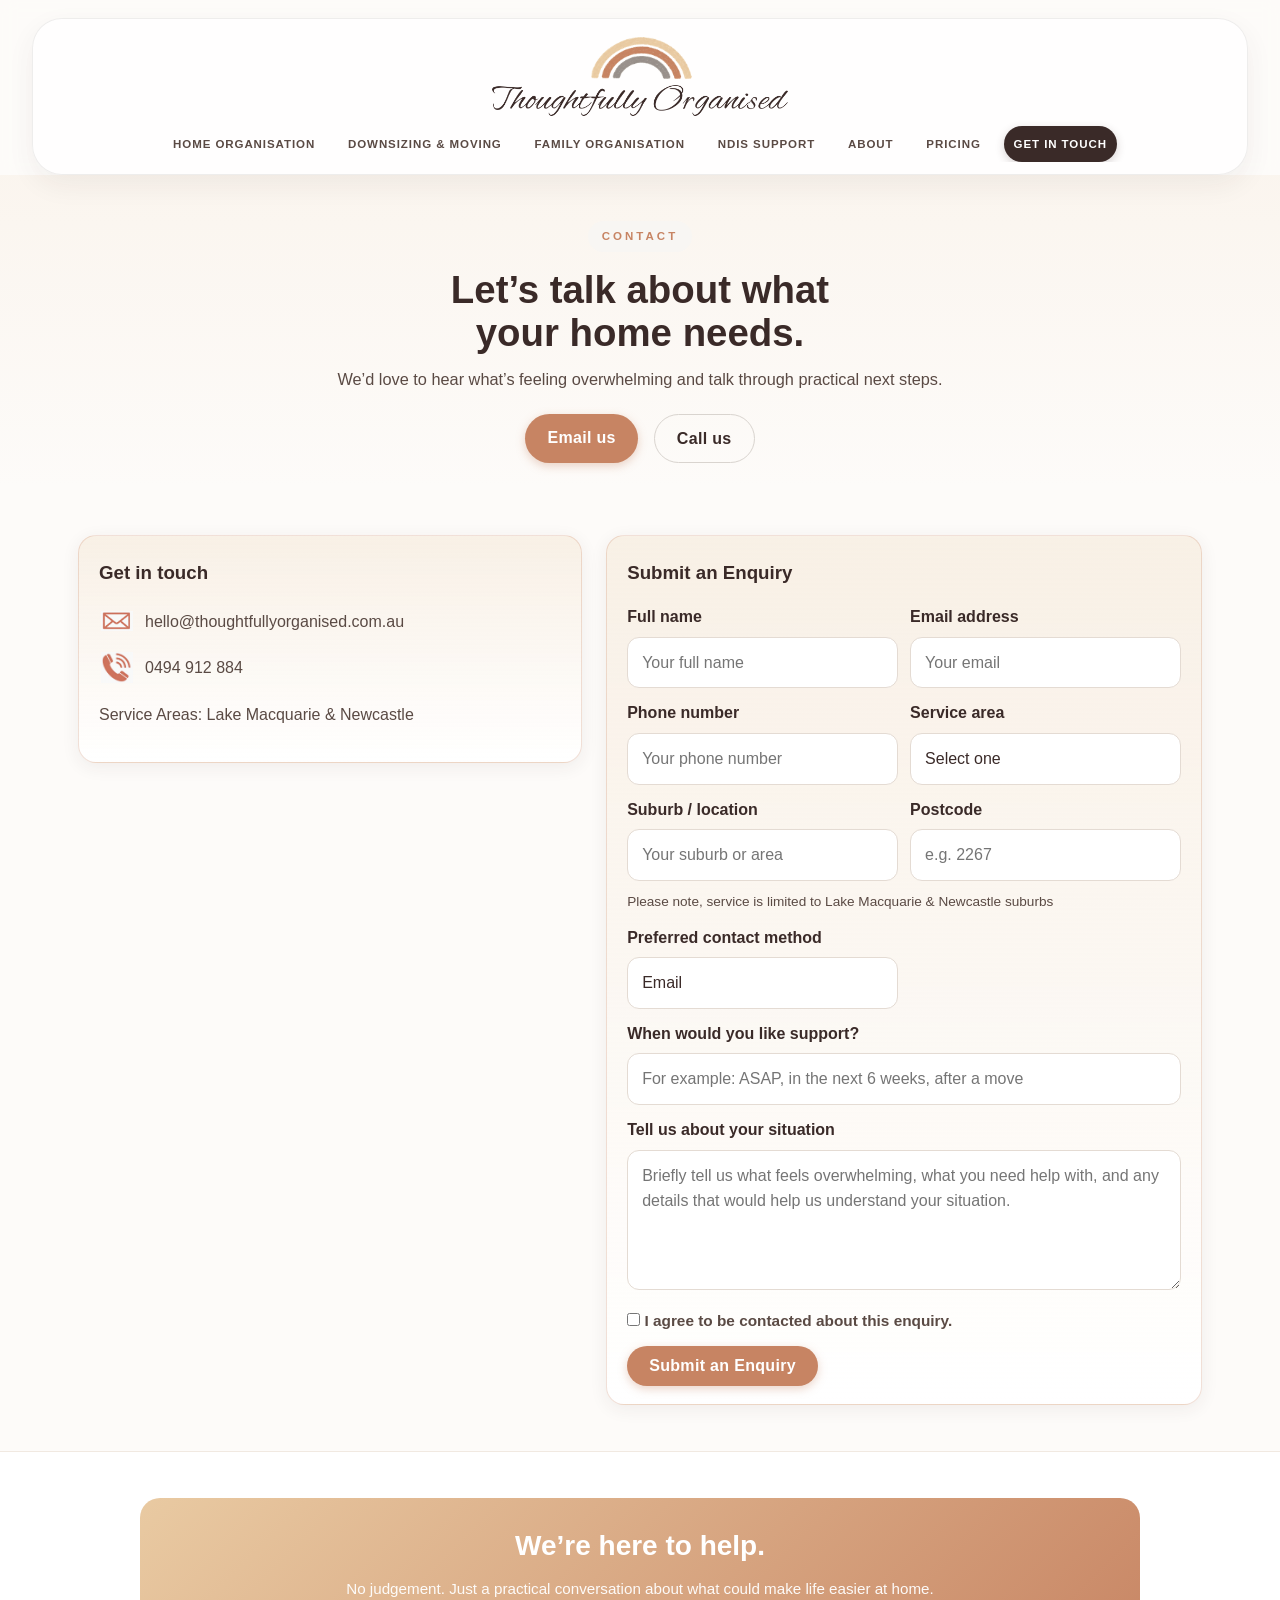
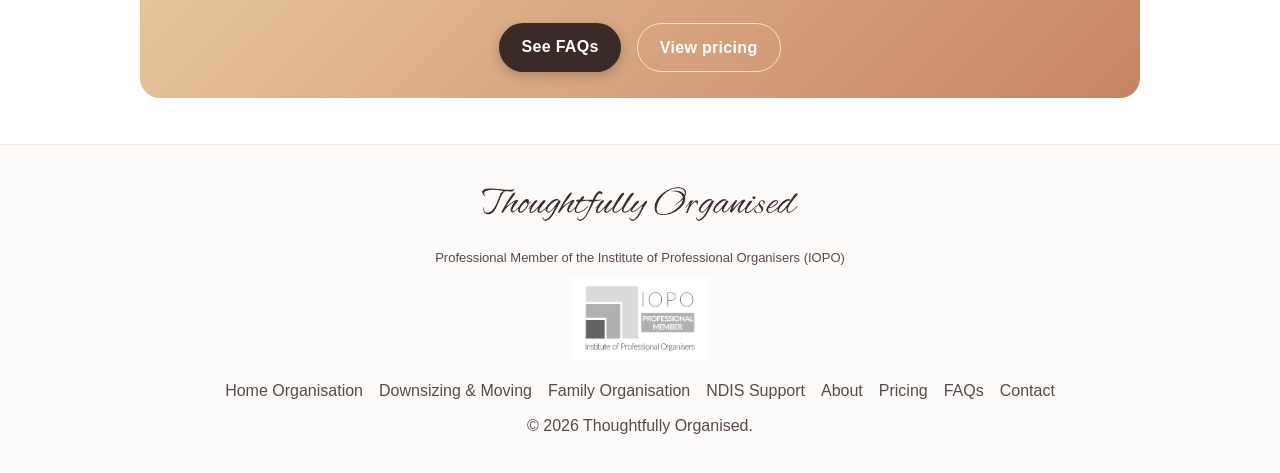
<file: contact.html>
<!DOCTYPE html>
<html lang="en">
<head>
  <meta charset="UTF-8" />
  <meta name="viewport" content="width=device-width, initial-scale=1.0" />
  <title>Contact | Thoughtfully Organised</title>
  <link rel="preload" href="assets/fonts/alex-brush.woff2" as="font" type="font/woff2" crossorigin />
  <link rel="preload" href="assets/fonts/italianno.woff2" as="font" type="font/woff2" crossorigin />
<link rel="icon" type="image/png" sizes="32x32" href="assets/favicon-32.png">
<link rel="icon" type="image/png" sizes="192x192" href="assets/favicon-192.png">
<link rel="apple-touch-icon" href="assets/apple-touch-icon.png">
  <link rel="stylesheet" href="assets/fonts.css" />
  <link rel="stylesheet" href="assets/site.css" />
</head>
<body>
  <header class="site-header">
    <div class="navrow">
      <a href="index.html" class="brand">
        <img class="brand-mark" src="assets/arcs_only.png" alt="" />
        <img class="brand-wordmark" src="assets/Thoughtfully_Organised_Wordmark.png" alt="Thoughtfully Organised" />
      </a>
      <nav class="main-nav" id="navLinks">
        <a href="home-organisation.html">Home Organisation</a>
        <a href="downsizing-moving.html">Downsizing &amp; Moving</a>
        <a href="family-organisation.html">Family Organisation</a>
        <a href="ndis-support.html">NDIS Support</a>
        <a href="about.html">About</a>
        <a href="pricing.html">Pricing</a>
        <a href="contact.html" class="btn btn-primary" aria-current="page">Get in touch</a>
      </nav>
      <button class="navtoggle" id="navToggle" aria-label="Toggle menu" aria-expanded="false">&#9776;</button>
    </div>
  </header>

  <main>
    <section class="page-hero">
      <div class="wrap page-hero-inner">
        <span class="eyebrow">Contact</span>
        <h1>Let’s talk about what your home needs.</h1>
        <p class="lead">We’d love to hear what’s feeling overwhelming and talk through practical next steps.</p>
        <div class="hero-actions">
          <a href="mailto:hello@thoughtfullyorganised.com.au" class="btn btn-primary">Email us</a>
          <a href="tel:+61494912884" class="btn btn-ghost">Call us</a>
        </div>
      </div>
    </section>

    <section>
      <div class="wrap contact-grid">
        <div class="contact-card">
          <h3>Get in touch</h3>
          <p class="contact-detail">
            <span class="detail-icon" aria-hidden="true">
              <img src="assets/Email.png" alt="Email icon" />
            </span>
            <a href="mailto:hello@thoughtfullyorganised.com.au">hello@thoughtfullyorganised.com.au</a>
          </p>
          <p class="contact-detail">
            <span class="detail-icon" aria-hidden="true">
              <img src="assets/Phone.png" alt="Phone icon" />
            </span>
            <a href="tel:+61494912884">0494 912 884</a>
          </p>
          <p>Service Areas: Lake Macquarie &amp; Newcastle</p>
        </div>

        <div class="contact-card">
          <h3>Submit an Enquiry</h3>
          <form id="enquiryForm" novalidate>
            <input type="hidden" name="access_key" value="3abe65d9-357a-45cd-ba2a-da905ff23dbb" />
            <input type="checkbox" name="botcheck" style="display:none" tabindex="-1" autocomplete="off" aria-hidden="true" />
            <div class="form-row">
              <div class="field">
                <label for="name">Full name</label>
                <input id="name" name="name" type="text" placeholder="Your full name" required />
              </div>
              <div class="field">
                <label for="email">Email address</label>
                <input id="email" name="email" type="email" placeholder="Your email" autocomplete="email" />
              </div>
            </div>

            <div class="form-row">
              <div class="field">
                <label for="phone">Phone number</label>
                <input id="phone" name="phone" type="tel" placeholder="Your phone number" autocomplete="tel" />
              </div>
              <div class="field">
                <label for="service">Service area</label>
                <select id="service" name="service" required>
                  <option value="">Select one</option>
                  <option>Lake Macquarie</option>
                  <option>Newcastle region</option>
                  <option>General Enquiry</option>
                </select>
              </div>
            </div>

            <div class="form-row">
              <div class="field">
                <label for="location">Suburb / location</label>
                <input id="location" name="location" type="text" placeholder="Your suburb or area" />
              </div>
              <div class="field">
                <label for="postcode">Postcode</label>
                <input id="postcode" name="postcode" type="text" inputmode="numeric" maxlength="4" placeholder="e.g. 2267" />
              </div>
            </div>

            <div class="field full-width-note">
              <span class="field-hint">Please note, service is limited to Lake Macquarie &amp; Newcastle suburbs</span>
            </div>

            <div class="form-row">
              <div class="field">
                <label for="contactPref">Preferred contact method</label>
                <select id="contactPref" name="contactPref">
                  <option>Email</option>
                  <option>Phone</option>
                  <option>Either</option>
                </select>
              </div>
              <div class="field">
                <label>&nbsp;</label>
              </div>
            </div>

            <div class="field">
              <label for="timing">When would you like support?</label>
              <input id="timing" name="timing" type="text" placeholder="For example: ASAP, in the next 6 weeks, after a move" />
            </div>

            <div class="field">
              <label for="details">Tell us about your situation</label>
              <textarea id="details" name="details" placeholder="Briefly tell us what feels overwhelming, what you need help with, and any details that would help us understand your situation." required></textarea>
            </div>

            <div class="field checkbox-row">
              <label class="checkbox-wrap">
                <input type="checkbox" name="consent" required />
                <span>I agree to be contacted about this enquiry.</span>
              </label>
            </div>

            <p class="form-error" id="formError" role="alert"></p>
            <p class="form-success" id="formSuccess" role="status" aria-live="polite"></p>
            <button type="submit" class="btn btn-primary">Submit an Enquiry</button>
          </form>
        </div>
      </div>
    </section>

    <section class="alt">
      <div class="wrap">
        <div class="cta-panel">
          <h2>We’re here to help.</h2>
          <p>No judgement. Just a practical conversation about what could make life easier at home.</p>
          <div class="hero-actions">
            <a href="faq.html" class="btn btn-primary">See FAQs</a>
            <a href="pricing.html" class="btn btn-ghost">View pricing</a>
          </div>
        </div>
      </div>
    </section>
  </main>

  <footer class="site-footer">
    <div class="wrap">
      <a href="index.html" class="brand"><img src="assets/Thoughtfully_Organised_Wordmark.png" alt="Thoughtfully Organised" /></a>
      <div class="iopo-membership">
        <p>Professional Member of the Institute of Professional Organisers (IOPO)</p>
        <a href="https://www.iopo.com.au/Web/Web/Find-An-Organiser/Find-An-Organiser.aspx?hkey=3c1b9fab-8a6a-4941-8056-9ec045242941#AD" target="_blank" rel="noopener noreferrer">
          <img src="assets/IOPO Professional Member Badge GREY V250505.png" alt="IOPO Professional Member Badge — find an organiser in the IOPO directory" />
        </a>
      </div>
      <div class="footer-links">
        <a href="home-organisation.html">Home Organisation</a>
        <a href="downsizing-moving.html">Downsizing &amp; Moving</a>
        <a href="family-organisation.html">Family Organisation</a>
        <a href="ndis-support.html">NDIS Support</a>
        <a href="about.html">About</a>
        <a href="pricing.html">Pricing</a>
        <a href="faq.html">FAQs</a>
        <a href="contact.html">Contact</a>
      </div>
      <p>&copy; 2026 Thoughtfully Organised.</p>
    </div>
  </footer>

  <dialog class="area-dialog" id="areaDialog">
    <h3>Outside our service areas?</h3>
    <p>Our service areas are limited to Lake Macquarie and Newcastle. Would you like to proceed with your enquiry anyway?</p>
    <div class="area-dialog-actions">
      <button type="button" class="btn btn-primary" id="areaProceed">Proceed</button>
      <button type="button" class="btn btn-ghost" id="areaCancel">Cancel</button>
    </div>
  </dialog>

  <script>
    const enquiryForm = document.getElementById('enquiryForm');
    const formError = document.getElementById('formError');
    const formSuccess = document.getElementById('formSuccess');
    const submitButton = enquiryForm.querySelector('button[type="submit"]');
    const areaDialog = document.getElementById('areaDialog');

    const EMAIL_RE = /^[A-Za-z0-9._%+'-]+@[A-Za-z0-9-]+(\.[A-Za-z0-9-]+)*\.[A-Za-z]{2,}$/;
    // Australian mobile (04…) or landline (02, 03, 07, 08), with optional +61 / 61 prefix
    const AU_PHONE_RE = /^(?:\+?61|0)(?:4\d{8}|[2378]\d{8})$/;
    const AU_POSTCODE_RE = /^(?:0[289]\d{2}|[1-9]\d{3})$/;

    function setError(id, message) {
      const field = document.getElementById(id).closest('.field');
      let err = field.querySelector('.field-error');
      if (!err) {
        err = document.createElement('div');
        err.className = 'field-error';
        err.setAttribute('role', 'alert');
        field.appendChild(err);
      }
      err.textContent = message || '';
      field.classList.toggle('has-error', !!message);
    }

    function validateForm() {
      const email = enquiryForm.email.value.trim();
      const phone = enquiryForm.phone.value.trim().replace(/[\s\-().]/g, '');
      const postcode = enquiryForm.postcode.value.trim();
      const pref = enquiryForm.contactPref.value;
      const messages = {};

      if (!document.getElementById('name').value.trim()) {
        messages.name = 'Please enter your name.';
      }
      if (!enquiryForm.service.value) {
        messages.service = 'Please select a service area.';
      }
      if (!email && !phone) {
        messages.email = 'Please provide an email address or a phone number.';
        messages.phone = 'Please provide a phone number or an email address.';
      }
      if (email && !EMAIL_RE.test(email)) {
        messages.email = 'Please enter a valid email address, e.g. name@example.com.au';
      }
      if (phone && !AU_PHONE_RE.test(phone)) {
        messages.phone = 'Please enter a valid Australian mobile or landline number, e.g. 0412 345 678 or +61 2 4912 3456.';
      }
      if (pref === 'Email' && !email) {
        messages.email = 'Please enter your email address, as email is your preferred contact method.';
      }
      if (pref === 'Phone' && !phone) {
        messages.phone = 'Please enter your phone number, as phone is your preferred contact method.';
      }
      if (postcode && !AU_POSTCODE_RE.test(postcode)) {
        messages.postcode = 'Please enter a valid 4-digit Australian postcode.';
      }

      ['name', 'email', 'phone', 'service', 'postcode'].forEach(function (id) {
        setError(id, messages[id] || '');
      });

      const consent = enquiryForm.consent.checked;
      const consentField = enquiryForm.consent.closest('.field');
      let consentErr = consentField.querySelector('.field-error');
      if (!consentErr) {
        consentErr = document.createElement('div');
        consentErr.className = 'field-error';
        consentErr.setAttribute('role', 'alert');
        consentField.appendChild(consentErr);
      }
      consentErr.textContent = consent ? '' : 'Please tick the box to agree to be contacted before submitting.';
      consentField.classList.toggle('has-error', !consent);

      return Object.keys(messages).length === 0 && consent;
    }

    async function sendEnquiry() {
      const accessKey = enquiryForm.elements.access_key.value.trim();
      if (!accessKey || accessKey === 'REPLACE_WITH_YOUR_WEB3FORMS_ACCESS_KEY') {
        formError.textContent = 'The enquiry form is not connected yet. Please contact us by email or phone.';
        formError.classList.add('show');
        return;
      }

      const formData = new FormData(enquiryForm);
      formData.set('subject', 'New Web Enquiry from ' + document.getElementById('name').value.trim());
      formData.set('from_name', 'Thoughtfully Organised website enquiry');
      if (enquiryForm.email.value.trim()) {
        formData.set('replyto', enquiryForm.email.value.trim());
      }

      submitButton.disabled = true;
      submitButton.textContent = 'Sending…';
      formError.classList.remove('show');
      formSuccess.textContent = '';

      try {
        const response = await fetch('https://api.web3forms.com/submit', {
          method: 'POST',
          body: formData
        });
        const result = await response.json();
        if (!response.ok || !result.success) {
          throw new Error(result.message || 'Web3Forms did not accept the enquiry.');
        }

        enquiryForm.reset();
        formSuccess.textContent = 'Thank you — your enquiry has been sent. We’ll be in touch soon.';
      } catch (error) {
        console.error('Unable to submit the enquiry form:', error);
        formError.textContent = 'We couldn’t send your enquiry just now. Please try again or contact us by email or phone.';
        formError.classList.add('show');
      } finally {
        submitButton.disabled = false;
        submitButton.textContent = 'Submit an Enquiry';
      }
    }

    enquiryForm.addEventListener('submit', function (event) {
      event.preventDefault();

      if (!validateForm()) {
        formError.textContent = 'Please check the highlighted fields and try again.';
        formError.classList.add('show');
        const firstError = enquiryForm.querySelector('.has-error input, .has-error select');
        if (firstError) firstError.focus();
        return;
      }
      formError.classList.remove('show');

      if (enquiryForm.service.value !== 'Lake Macquarie' && enquiryForm.service.value !== 'Newcastle region') {
        areaDialog.showModal();
        return;
      }
      sendEnquiry();
    });

    document.getElementById('areaProceed').addEventListener('click', function () {
      areaDialog.close();
      sendEnquiry();
    });
    document.getElementById('areaCancel').addEventListener('click', function () {
      areaDialog.close();
    });

    const navToggle = document.getElementById('navToggle');
    const navLinks = document.getElementById('navLinks');

    if (navToggle && navLinks) {
      const closeMenu = () => {
        navLinks.classList.remove('open');
        navToggle.setAttribute('aria-expanded', 'false');
        navToggle.textContent = '☰';
      };

      const openMenu = () => {
        navLinks.classList.add('open');
        navToggle.setAttribute('aria-expanded', 'true');
        navToggle.textContent = '✕';
      };

      navToggle.setAttribute('aria-expanded', 'false');
      navToggle.textContent = '☰';

      navToggle.addEventListener('click', (event) => {
        event.stopPropagation();
        if (navLinks.classList.contains('open')) {
          closeMenu();
        } else {
          openMenu();
        }
      });

      navLinks.querySelectorAll('a').forEach((link) => {
        link.addEventListener('click', () => closeMenu());
      });

      document.addEventListener('click', (event) => {
        if (!navLinks.contains(event.target) && !navToggle.contains(event.target) && navLinks.classList.contains('open')) {
          closeMenu();
        }
      });
    }
  </script>
</body>
</html>
</file>
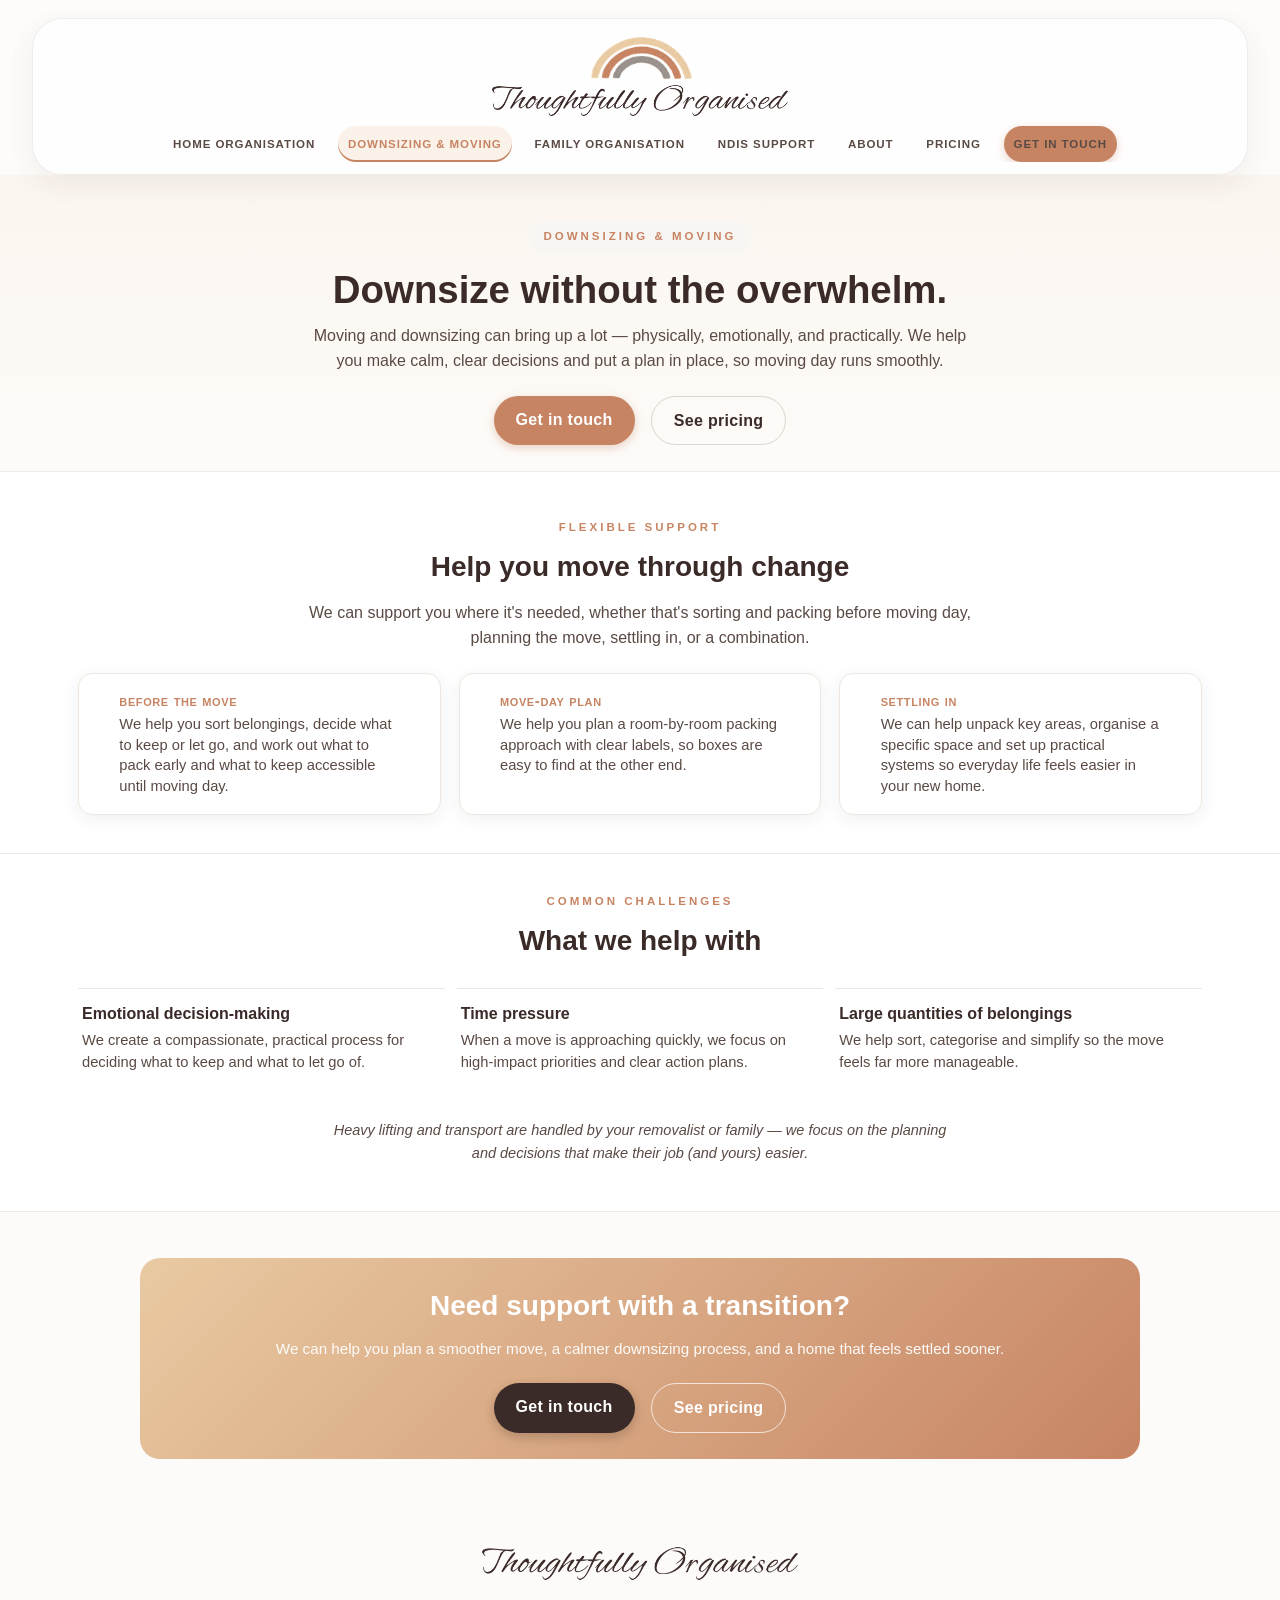
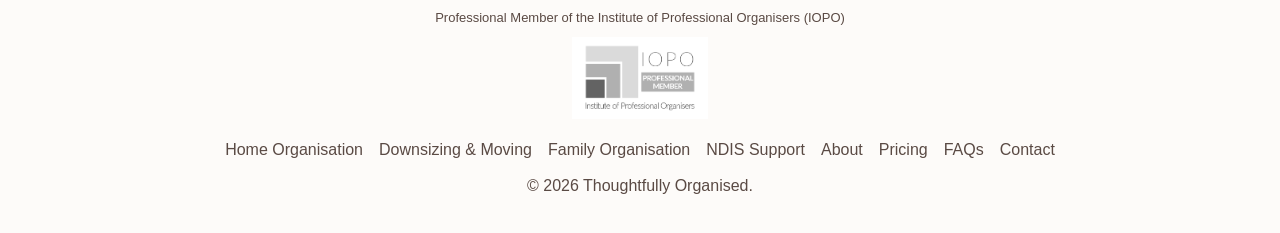
<file: downsizing-moving.html>
<!DOCTYPE html>
<html lang="en">
<head>
  <meta charset="UTF-8" />
  <meta name="viewport" content="width=device-width, initial-scale=1.0" />
  <title>Downsizing &amp; Moving | Thoughtfully Organised</title>
  <link rel="preload" href="assets/fonts/alex-brush.woff2" as="font" type="font/woff2" crossorigin />
  <link rel="preload" href="assets/fonts/italianno.woff2" as="font" type="font/woff2" crossorigin />
<link rel="icon" type="image/png" sizes="32x32" href="assets/favicon-32.png">
<link rel="icon" type="image/png" sizes="192x192" href="assets/favicon-192.png">
<link rel="apple-touch-icon" href="assets/apple-touch-icon.png">
  <link rel="stylesheet" href="assets/fonts.css" />
  <link rel="stylesheet" href="assets/site.css" />
</head>
<body class="downsizing-page">
  <header class="site-header">
    <div class="navrow">
      <a href="index.html" class="brand">
        <img class="brand-mark" src="assets/arcs_only.png" alt="" />
        <img class="brand-wordmark" src="assets/Thoughtfully_Organised_Wordmark.png" alt="Thoughtfully Organised" />
      </a>
      <nav class="main-nav" id="navLinks">
        <a href="home-organisation.html">Home Organisation</a>
        <a href="downsizing-moving.html" aria-current="page">Downsizing &amp; Moving</a>
        <a href="family-organisation.html">Family Organisation</a>
        <a href="ndis-support.html">NDIS Support</a>
        <a href="about.html">About</a>
        <a href="pricing.html">Pricing</a>
        <a href="contact.html" class="btn btn-primary">Get in touch</a>
      </nav>
      <button class="navtoggle" id="navToggle" aria-label="Toggle menu" aria-expanded="false">&#9776;</button>
    </div>
  </header>

  <main class="section-heading-28">
    <section class="page-hero">
      <div class="wrap page-hero-inner">
        <span class="eyebrow">Downsizing &amp; Moving</span>
        <h1>Downsize without the overwhelm.</h1>
        <p class="lead">Moving and downsizing can bring up a lot — physically, emotionally, and practically. We help you make calm, clear decisions and put a plan in place, so moving day runs smoothly.</p>
        <div class="hero-actions">
          <a href="contact.html" class="btn btn-primary">Get in touch</a>
          <a href="pricing.html" class="btn btn-ghost">See pricing</a>
        </div>
      </div>
    </section>

    <section class="alt">
      <div class="downsizing-process-section">
        <div class="wrap">
          <div class="section-head">
            <div class="kicker">Flexible support</div>
            <h2>Help you move through change</h2>
            <p>We can support you where it's needed, whether that's sorting and packing before moving day, planning the move, settling in, or a combination.</p>
          </div>

          <div class="timeline">
            <div class="step">
              <div class="step-content">
                <h3>Before the move</h3>
                <p>We help you sort belongings, decide what to keep or let go, and work out what to pack early and what to keep accessible until moving day.</p>
              </div>
            </div>
            <div class="step">
              <div class="step-content">
                <h3>Move-day plan</h3>
                <p>We help you plan a room-by-room packing approach with clear labels, so boxes are easy to find at the other end.</p>
              </div>
            </div>
            <div class="step">
              <div class="step-content">
                <h3>Settling in</h3>
                <p>We can help unpack key areas, organise a specific space and set up practical systems so everyday life feels easier in your new home.</p>
              </div>
            </div>
          </div>
        </div>
      </div>
      <div class="wrap">
        <div class="section-head">
          <div class="kicker">Common challenges</div>
          <h2>What we help with</h2>
        </div>

        <div class="feature-list home-area-list downsizing-challenges-list">
          <div class="feature-item">
            <h3>Emotional decision-making</h3>
            <p>We create a compassionate, practical process for deciding what to keep and what to let go of.</p>
          </div>
          <div class="feature-item">
            <h3>Time pressure</h3>
            <p>When a move is approaching quickly, we focus on high-impact priorities and clear action plans.</p>
          </div>
          <div class="feature-item">
            <h3>Large quantities of belongings</h3>
            <p>We help sort, categorise and simplify so the move feels far more manageable.</p>
          </div>
        </div>
        <p class="section-note" style="max-width:640px; margin:36px auto 0; text-align:center; font-size:14.5px; font-style:italic; color:#5A4A44;">Heavy lifting and transport are handled by your removalist or family — we focus on the planning and decisions that make their job (and yours) easier.</p>
      </div>
    </section>

    <section>
      <div class="wrap">
        <div class="cta-panel">
          <h2>Need support with a transition?</h2>
          <p>We can help you plan a smoother move, a calmer downsizing process, and a home that feels settled sooner.</p>
          <div class="hero-actions">
            <a href="contact.html" class="btn btn-primary">Get in touch</a>
            <a href="pricing.html" class="btn btn-ghost">See pricing</a>
          </div>
        </div>
      </div>
    </section>
  </main>

  <footer class="site-footer">
    <div class="wrap">
      <a href="index.html" class="brand"><img src="assets/Thoughtfully_Organised_Wordmark.png" alt="Thoughtfully Organised" /></a>
      <div class="iopo-membership">
        <p>Professional Member of the Institute of Professional Organisers (IOPO)</p>
        <a href="https://www.iopo.com.au/Web/Web/Find-An-Organiser/Find-An-Organiser.aspx?hkey=3c1b9fab-8a6a-4941-8056-9ec045242941#AD" target="_blank" rel="noopener noreferrer">
          <img src="assets/IOPO Professional Member Badge GREY V250505.png" alt="IOPO Professional Member Badge — find an organiser in the IOPO directory" />
        </a>
      </div>
      <div class="footer-links">
        <a href="home-organisation.html">Home Organisation</a>
        <a href="downsizing-moving.html">Downsizing &amp; Moving</a>
        <a href="family-organisation.html">Family Organisation</a>
        <a href="ndis-support.html">NDIS Support</a>
        <a href="about.html">About</a>
        <a href="pricing.html">Pricing</a>
        <a href="faq.html">FAQs</a>
        <a href="contact.html">Contact</a>
      </div>
      <p>&copy; 2026 Thoughtfully Organised.</p>
    </div>
  </footer>

  <script>
    const navToggle = document.getElementById('navToggle');
    const navLinks = document.getElementById('navLinks');

    if (navToggle && navLinks) {
      const closeMenu = () => {
        navLinks.classList.remove('open');
        navToggle.setAttribute('aria-expanded', 'false');
        navToggle.textContent = '☰';
      };

      const openMenu = () => {
        navLinks.classList.add('open');
        navToggle.setAttribute('aria-expanded', 'true');
        navToggle.textContent = '✕';
      };

      navToggle.setAttribute('aria-expanded', 'false');
      navToggle.textContent = '☰';

      navToggle.addEventListener('click', (event) => {
        event.stopPropagation();
        if (navLinks.classList.contains('open')) {
          closeMenu();
        } else {
          openMenu();
        }
      });

      navLinks.querySelectorAll('a').forEach((link) => {
        link.addEventListener('click', () => closeMenu());
      });

      document.addEventListener('click', (event) => {
        if (!navLinks.contains(event.target) && !navToggle.contains(event.target) && navLinks.classList.contains('open')) {
          closeMenu();
        }
      });
    }
  </script>
</body>
</html>
</file>
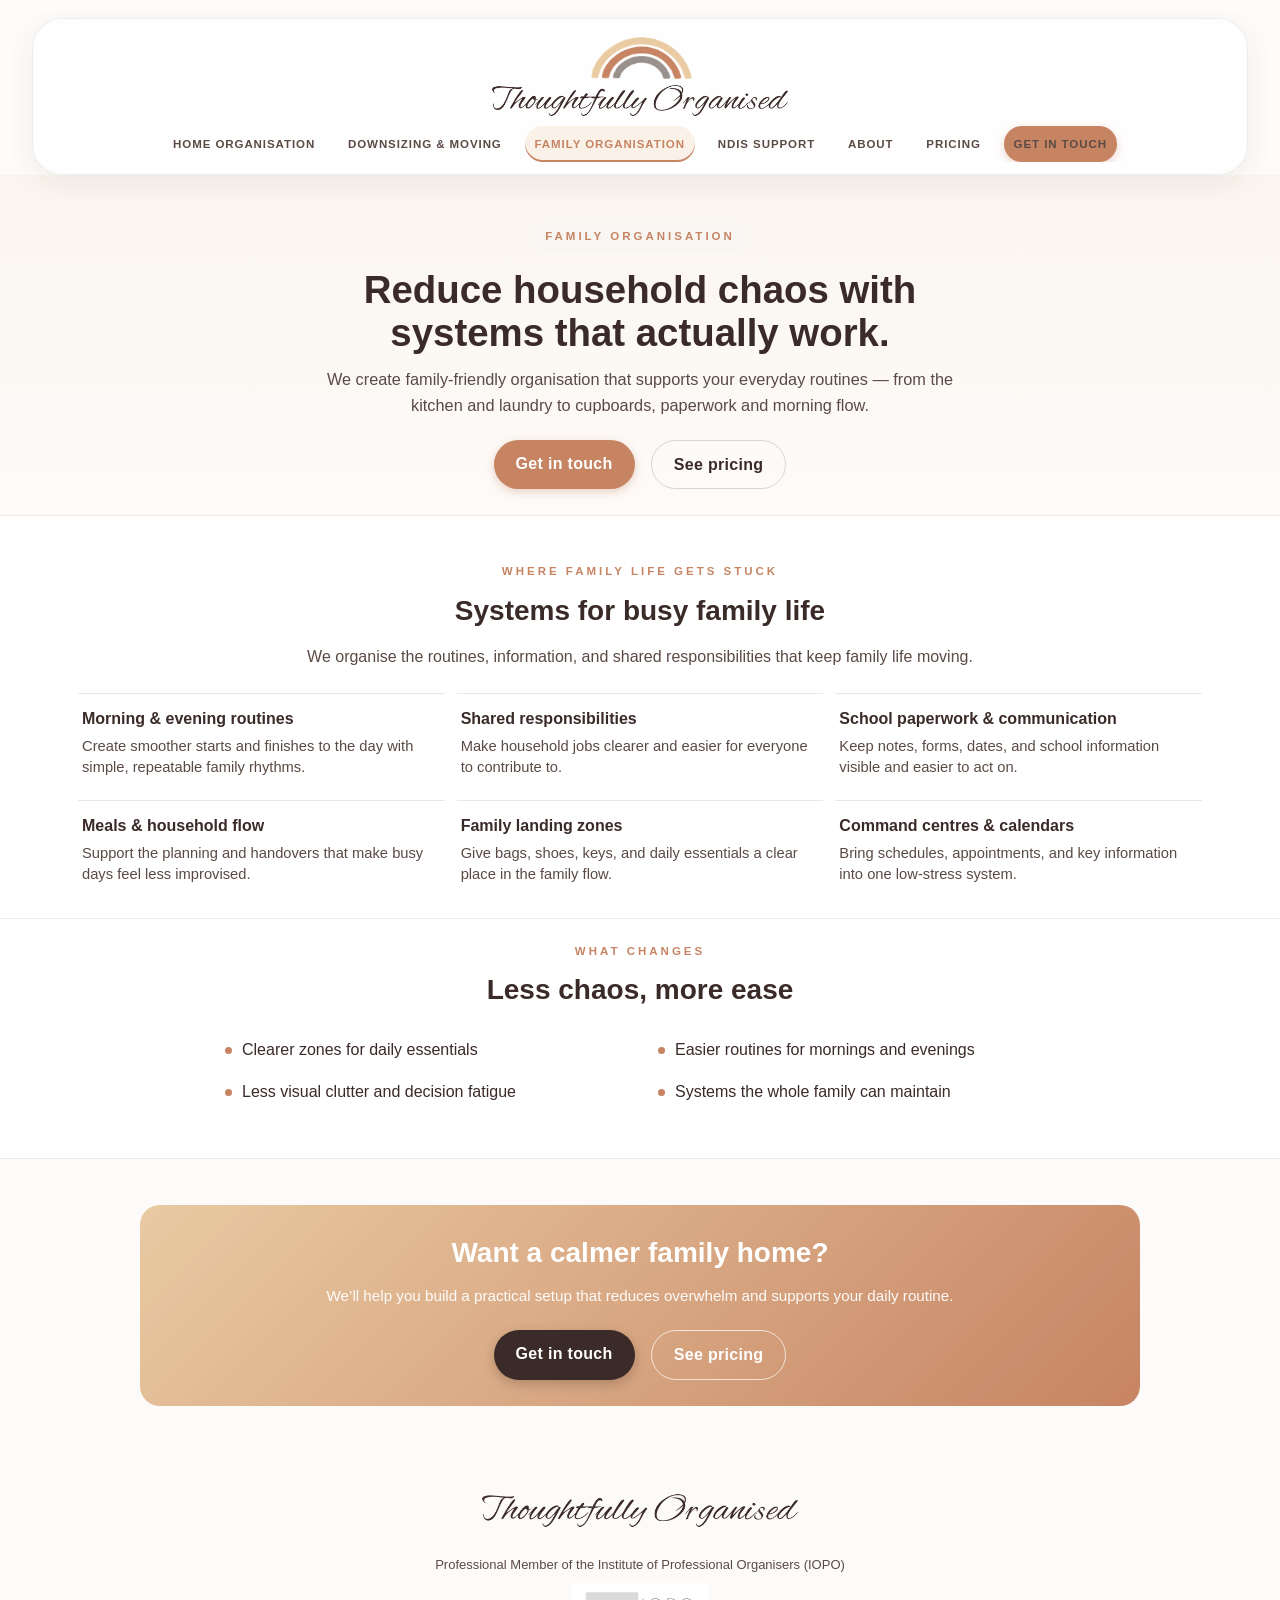
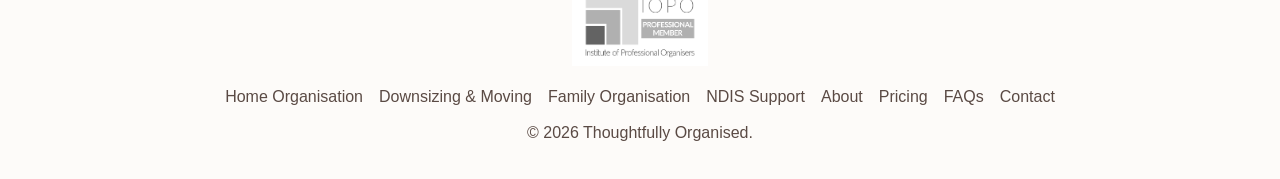
<file: family-organisation.html>
<!DOCTYPE html>
<html lang="en">
<head>
  <meta charset="UTF-8" />
  <meta name="viewport" content="width=device-width, initial-scale=1.0" />
  <title>Family Organisation | Thoughtfully Organised</title>
  <link rel="preload" href="assets/fonts/alex-brush.woff2" as="font" type="font/woff2" crossorigin />
  <link rel="preload" href="assets/fonts/italianno.woff2" as="font" type="font/woff2" crossorigin />
<link rel="icon" type="image/png" sizes="32x32" href="assets/favicon-32.png">
<link rel="icon" type="image/png" sizes="192x192" href="assets/favicon-192.png">
<link rel="apple-touch-icon" href="assets/apple-touch-icon.png">
  <link rel="stylesheet" href="assets/fonts.css" />
  <link rel="stylesheet" href="assets/site.css" />
</head>
<body>
  <header class="site-header">
    <div class="navrow">
      <a href="index.html" class="brand">
        <img class="brand-mark" src="assets/arcs_only.png" alt="" />
        <img class="brand-wordmark" src="assets/Thoughtfully_Organised_Wordmark.png" alt="Thoughtfully Organised" />
      </a>
      <nav class="main-nav" id="navLinks">
        <a href="home-organisation.html">Home Organisation</a>
        <a href="downsizing-moving.html">Downsizing &amp; Moving</a>
        <a href="family-organisation.html" aria-current="page">Family Organisation</a>
        <a href="ndis-support.html">NDIS Support</a>
        <a href="about.html">About</a>
        <a href="pricing.html">Pricing</a>
        <a href="contact.html" class="btn btn-primary">Get in touch</a>
      </nav>
      <button class="navtoggle" id="navToggle" aria-label="Toggle menu" aria-expanded="false">&#9776;</button>
    </div>
  </header>

  <main class="section-heading-28">
    <section class="page-hero">
      <div class="wrap page-hero-inner">
        <span class="eyebrow">Family Organisation</span>
        <h1>Reduce household chaos with systems that actually work.</h1>
        <p class="lead">We create family-friendly organisation that supports your everyday routines — from the kitchen and laundry to cupboards, paperwork and morning flow.</p>
        <div class="hero-actions">
          <a href="contact.html" class="btn btn-primary">Get in touch</a>
          <a href="pricing.html" class="btn btn-ghost">See pricing</a>
        </div>
      </div>
    </section>

    <section class="alt">
      <div class="wrap family-life-content">
        <div class="section-head">
          <div class="kicker">Where family life gets stuck</div>
          <h2>Systems for busy family life</h2>
          <p>We organise the routines, information, and shared responsibilities that keep family life moving.</p>
        </div>

        <div class="feature-list home-area-list">
          <div class="feature-item">
            <h3>Morning &amp; evening routines</h3>
            <p>Create smoother starts and finishes to the day with simple, repeatable family rhythms.</p>
          </div>
          <div class="feature-item">
            <h3>Shared responsibilities</h3>
            <p>Make household jobs clearer and easier for everyone to contribute to.</p>
          </div>
          <div class="feature-item">
            <h3>School paperwork &amp; communication</h3>
            <p>Keep notes, forms, dates, and school information visible and easier to act on.</p>
          </div>
          <div class="feature-item">
            <h3>Meals &amp; household flow</h3>
            <p>Support the planning and handovers that make busy days feel less improvised.</p>
          </div>
          <div class="feature-item">
            <h3>Family landing zones</h3>
            <p>Give bags, shoes, keys, and daily essentials a clear place in the family flow.</p>
          </div>
          <div class="feature-item">
            <h3>Command centres &amp; calendars</h3>
            <p>Bring schedules, appointments, and key information into one low-stress system.</p>
          </div>
        </div>
      </div>
      <div class="family-section-divider" aria-hidden="true"></div>
      <div class="wrap">
        <div class="section-head">
          <div class="kicker">What changes</div>
          <h2>Less chaos, more ease</h2>
        </div>
        <ul class="check-list family-check-list family-changes-list">
          <li>Clearer zones for daily essentials</li>
          <li>Easier routines for mornings and evenings</li>
          <li>Less visual clutter and decision fatigue</li>
          <li>Systems the whole family can maintain</li>
        </ul>
      </div>
    </section>

    <section>
      <div class="wrap">
        <div class="cta-panel">
          <h2>Want a calmer family home?</h2>
          <p>We’ll help you build a practical setup that reduces overwhelm and supports your daily routine.</p>
          <div class="hero-actions">
            <a href="contact.html" class="btn btn-primary">Get in touch</a>
            <a href="pricing.html" class="btn btn-ghost">See pricing</a>
          </div>
        </div>
      </div>
    </section>
  </main>

  <footer class="site-footer">
    <div class="wrap">
      <a href="index.html" class="brand"><img src="assets/Thoughtfully_Organised_Wordmark.png" alt="Thoughtfully Organised" /></a>
      <div class="iopo-membership">
        <p>Professional Member of the Institute of Professional Organisers (IOPO)</p>
        <a href="https://www.iopo.com.au/Web/Web/Find-An-Organiser/Find-An-Organiser.aspx?hkey=3c1b9fab-8a6a-4941-8056-9ec045242941#AD" target="_blank" rel="noopener noreferrer">
          <img src="assets/IOPO Professional Member Badge GREY V250505.png" alt="IOPO Professional Member Badge — find an organiser in the IOPO directory" />
        </a>
      </div>
      <div class="footer-links">
        <a href="home-organisation.html">Home Organisation</a>
        <a href="downsizing-moving.html">Downsizing &amp; Moving</a>
        <a href="family-organisation.html">Family Organisation</a>
        <a href="ndis-support.html">NDIS Support</a>
        <a href="about.html">About</a>
        <a href="pricing.html">Pricing</a>
        <a href="faq.html">FAQs</a>
        <a href="contact.html">Contact</a>
      </div>
      <p>&copy; 2026 Thoughtfully Organised.</p>
    </div>
  </footer>

  <script>
    const navToggle = document.getElementById('navToggle');
    const navLinks = document.getElementById('navLinks');

    if (navToggle && navLinks) {
      const closeMenu = () => {
        navLinks.classList.remove('open');
        navToggle.setAttribute('aria-expanded', 'false');
        navToggle.textContent = '☰';
      };

      const openMenu = () => {
        navLinks.classList.add('open');
        navToggle.setAttribute('aria-expanded', 'true');
        navToggle.textContent = '✕';
      };

      navToggle.setAttribute('aria-expanded', 'false');
      navToggle.textContent = '☰';

      navToggle.addEventListener('click', (event) => {
        event.stopPropagation();
        if (navLinks.classList.contains('open')) {
          closeMenu();
        } else {
          openMenu();
        }
      });

      navLinks.querySelectorAll('a').forEach((link) => {
        link.addEventListener('click', () => closeMenu());
      });

      document.addEventListener('click', (event) => {
        if (!navLinks.contains(event.target) && !navToggle.contains(event.target) && navLinks.classList.contains('open')) {
          closeMenu();
        }
      });
    }
  </script>
</body>
</html>
</file>
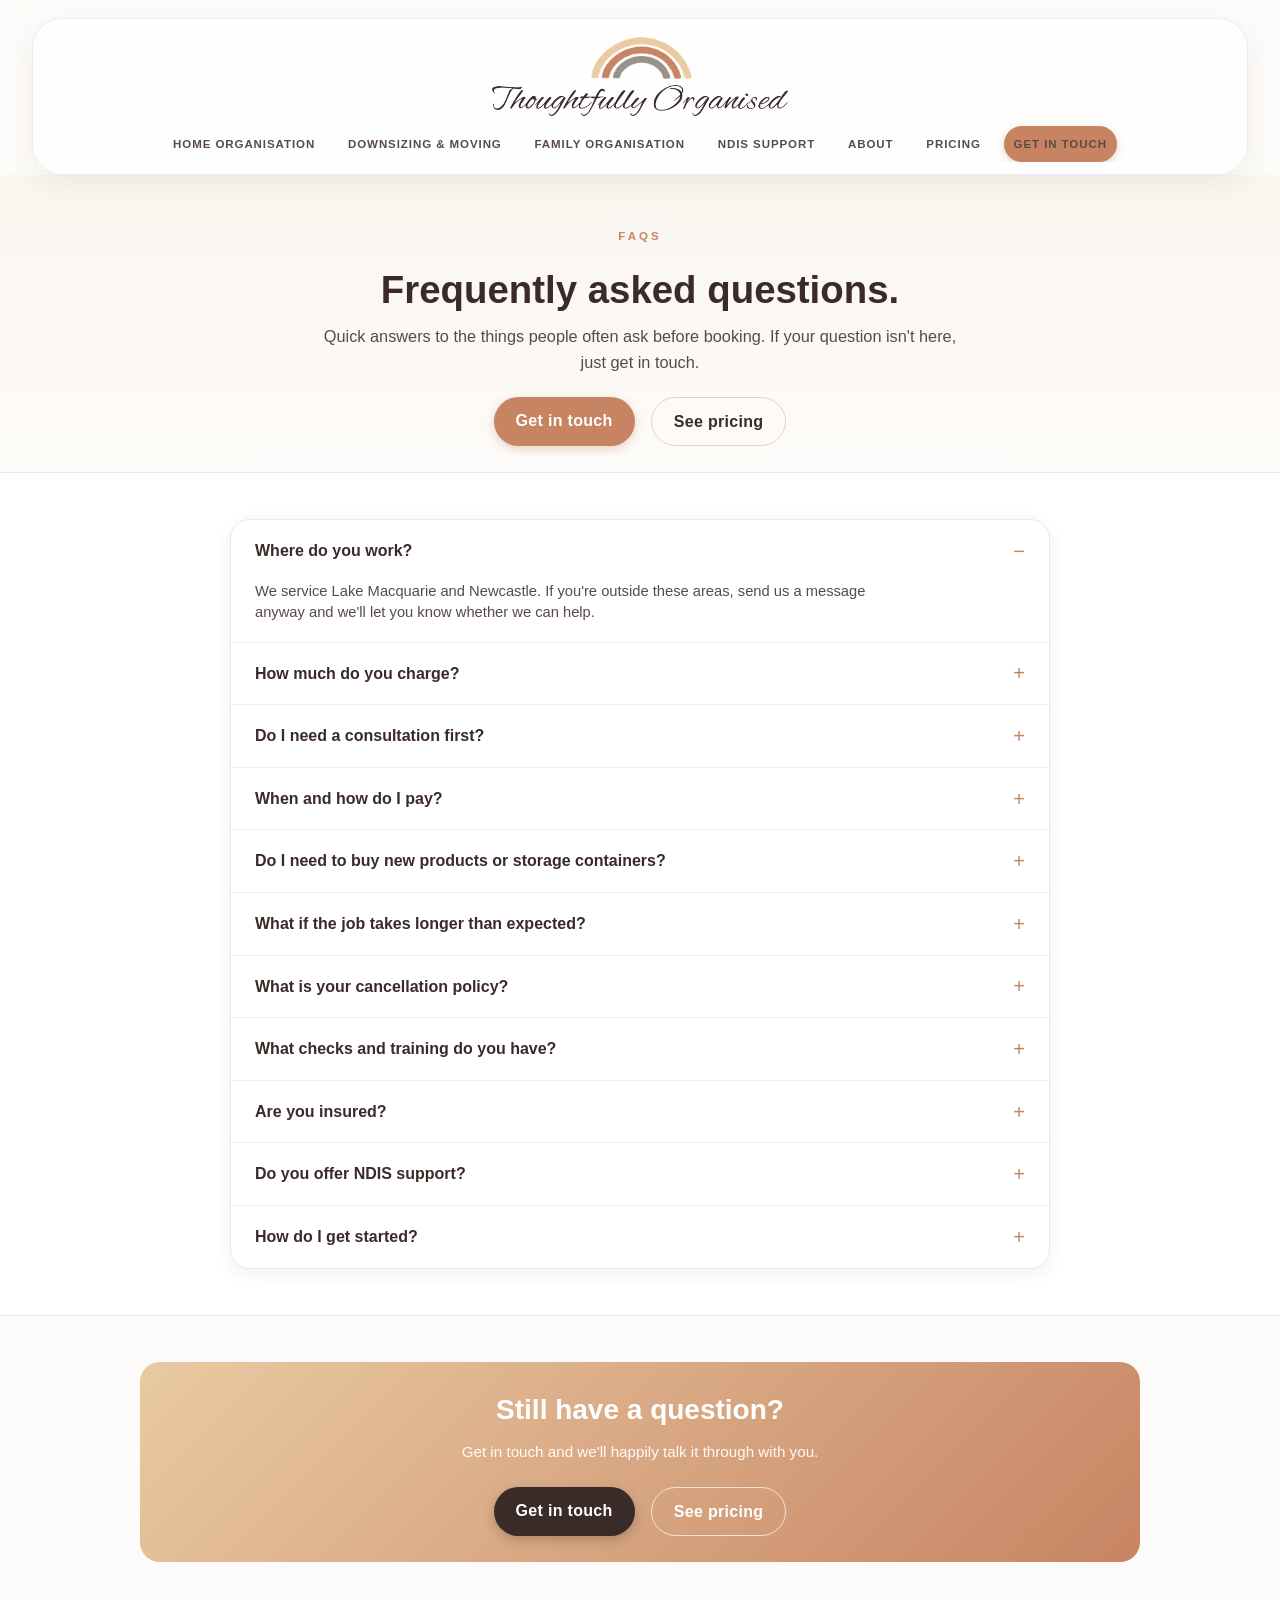
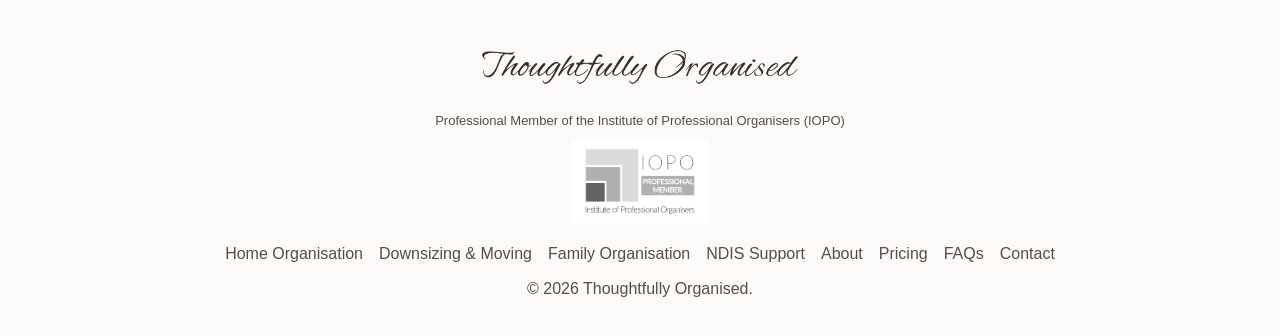
<file: faq.html>
<!DOCTYPE html>
<html lang="en">
<head>
  <meta charset="UTF-8" />
  <meta name="viewport" content="width=device-width, initial-scale=1.0" />
  <title>FAQs | Thoughtfully Organised</title>
  <link rel="preload" href="assets/fonts/alex-brush.woff2" as="font" type="font/woff2" crossorigin />
  <link rel="preload" href="assets/fonts/italianno.woff2" as="font" type="font/woff2" crossorigin />
  <link rel="icon" type="image/png" sizes="32x32" href="assets/favicon-32.png">
  <link rel="icon" type="image/png" sizes="192x192" href="assets/favicon-192.png">
  <link rel="apple-touch-icon" href="assets/apple-touch-icon.png">
  <link rel="stylesheet" href="assets/fonts.css" />
  <link rel="stylesheet" href="assets/site.css" />
</head>
<body>
  <header class="site-header">
    <div class="navrow">
      <a href="index.html" class="brand">
        <img class="brand-mark" src="assets/arcs_only.png" alt="" />
        <img class="brand-wordmark" src="assets/Thoughtfully_Organised_Wordmark.png" alt="Thoughtfully Organised" />
      </a>
      <nav class="main-nav" id="navLinks">
        <a href="home-organisation.html">Home Organisation</a>
        <a href="downsizing-moving.html">Downsizing &amp; Moving</a>
        <a href="family-organisation.html">Family Organisation</a>
        <a href="ndis-support.html">NDIS Support</a>
        <a href="about.html">About</a>
        <a href="pricing.html">Pricing</a>
        <a href="contact.html" class="btn btn-primary">Get in touch</a>
      </nav>
      <button class="navtoggle" id="navToggle" aria-label="Toggle menu" aria-expanded="false">&#9776;</button>
    </div>
  </header>

  <main>
    <section class="page-hero">
      <div class="wrap page-hero-inner">
        <span class="eyebrow">FAQs</span>
        <h1>Frequently asked questions.</h1>
        <p class="lead">Quick answers to the things people often ask before booking. If your question isn't here, just get in touch.</p>
        <div class="hero-actions">
          <a href="contact.html" class="btn btn-primary">Get in touch</a>
          <a href="pricing.html" class="btn btn-ghost">See pricing</a>
        </div>
      </div>
    </section>

    <section class="alt pricing-table-section">
      <div class="wrap">
        <div class="pricing-table">
          <details class="price-row price-row-expandable" open>
            <summary class="price-summary">
              <span class="price-label">Where do you work?</span>
            </summary>
            <div class="price-info">
              <p class="price-description">We service Lake Macquarie and Newcastle. If you're outside these areas, send us a message anyway and we'll let you know whether we can help.</p>
            </div>
          </details>
          <details class="price-row price-row-expandable">
            <summary class="price-summary">
              <span class="price-label">How much do you charge?</span>
            </summary>
            <div class="price-info">
              <p class="price-description">Weekday sessions are $70 per hour with a 4-hour minimum booking ($280). If we need a little longer, extra time is added in 15-minute steps.</p>
              <p class="price-description">Weekend sessions are occasionally available at a higher rate, confirmed with you before you book.</p>
              <p class="price-description">See our <a href="pricing.html">pricing page</a> for full details.</p>
            </div>
          </details>
          <details class="price-row price-row-expandable">
            <summary class="price-summary">
              <span class="price-label">Do I need a consultation first?</span>
            </summary>
            <div class="price-info">
              <p class="price-description">Smaller jobs can be booked directly without a consultation.</p>
              <p class="price-description">Larger projects, such as a walk-in pantry, walk-in wardrobe, garage, whole-home organising or downsizing, start with a $70 in-home consultation of up to 60 minutes to assess your space and plan next steps.</p>
              <p class="price-description">If you book 8 or more hours within 30 days, we'll credit the consultation fee.</p>
            </div>
          </details>
          <details class="price-row price-row-expandable">
            <summary class="price-summary">
              <span class="price-label">When and how do I pay?</span>
            </summary>
            <div class="price-info">
              <p class="price-description">Payment is settled at the end of your session. Your invoice is prepared and sent before we finish.</p>
              <p class="price-description">OSKO or direct deposit is preferred, and you can also pay online or tap to pay using Square.</p>
            </div>
          </details>
          <details class="price-row price-row-expandable">
            <summary class="price-summary">
              <span class="price-label">Do I need to buy new products or storage containers?</span>
            </summary>
            <div class="price-info">
              <p class="price-description">Not necessarily. We're happy to work with what you already have, and we'll only suggest new products where they'll genuinely help.</p>
              <p class="price-description">If you don't have containers or organisers in place yet, it helps to have a budget in mind so we can suggest options that suit your space and what you're comfortable spending.</p>
              <p class="price-description">Products are charged separately from the hourly rate. We'll usually bring along options we think will work well in your space, and nothing is used until you've agreed to it.</p>
            </div>
          </details>
          <details class="price-row price-row-expandable">
            <summary class="price-summary">
              <span class="price-label">What if the job takes longer than expected?</span>
            </summary>
            <div class="price-info">
              <p class="price-description">We'll check in with you around the halfway point on progress and whether extra time would help. Extra time is only added once you've agreed to it.</p>
              <p class="price-description">If more work remains at the end of your session, we'll leave your space tidy, give you a short list of what's left, and offer a time for a follow-up session.</p>
            </div>
          </details>
          <details class="price-row price-row-expandable">
            <summary class="price-summary">
              <span class="price-label">What is your cancellation policy?</span>
            </summary>
            <div class="price-info">
              <p class="price-description">Please give at least 48 hours' notice to cancel or reschedule. Changes with less than 48 hours' notice, and missed appointments, incur a $70 late-change fee.</p>
            </div>
          </details>
          <details class="price-row price-row-expandable">
            <summary class="price-summary">
              <span class="price-label">What checks and training do you have?</span>
            </summary>
            <div class="price-info">
              <p class="price-description">We hold current checks and training so you can feel confident having us in your home:</p>
              <ul class="price-details">
                <li>National Police Check</li>
                <li>Working with Children Check</li>
                <li>NDIS Worker Screening Check</li>
                <li>NDIS Worker Orientation Completion Certificate</li>
                <li>First aid and basic emergency life support certificates (HLTAID011 and HLTAID010)</li>
              </ul>
              <p class="price-description">Details are available on request.</p>
            </div>
          </details>
          <details class="price-row price-row-expandable">
            <summary class="price-summary">
              <span class="price-label">Are you insured?</span>
            </summary>
            <div class="price-info">
              <p class="price-description">Yes. I hold current Professional Indemnity and Public Liability insurance. A certificate of currency is available on request.</p>
            </div>
          </details>
          <details class="price-row price-row-expandable">
            <summary class="price-summary">
              <span class="price-label">Do you offer NDIS support?</span>
            </summary>
            <div class="price-info">
              <p class="price-description">Yes. NDIS funding can vary, and eligibility depends on your plan, your goals and the type of service being delivered.</p>
              <p class="price-description">We're happy to talk through the options with you. See our <a href="ndis-support.html">NDIS support page</a> for more.</p>
            </div>
          </details>
          <details class="price-row price-row-expandable">
            <summary class="price-summary">
              <span class="price-label">How do I get started?</span>
            </summary>
            <div class="price-info">
              <p class="price-description">Give us a call on <a href="tel:+61494912884">0494 912 884</a>, or fill in the form on our <a href="contact.html">contact page</a> with your suburb and what you'd like help with.</p>
              <p class="price-description">We'll be in touch to talk through your space, your goals and how many hours you might need.</p>
            </div>
          </details>
        </div>
      </div>
    </section>

    <section>
      <div class="wrap">
        <div class="cta-panel">
          <h2>Still have a question?</h2>
          <p>Get in touch and we'll happily talk it through with you.</p>
          <div class="hero-actions">
            <a href="contact.html" class="btn btn-primary">Get in touch</a>
            <a href="pricing.html" class="btn btn-ghost">See pricing</a>
          </div>
        </div>
      </div>
    </section>
  </main>

  <footer class="site-footer">
    <div class="wrap">
      <a href="index.html" class="brand"><img src="assets/Thoughtfully_Organised_Wordmark.png" alt="Thoughtfully Organised" /></a>
      <div class="iopo-membership">
        <p>Professional Member of the Institute of Professional Organisers (IOPO)</p>
        <a href="https://www.iopo.com.au/Web/Web/Find-An-Organiser/Find-An-Organiser.aspx?hkey=3c1b9fab-8a6a-4941-8056-9ec045242941#AD" target="_blank" rel="noopener noreferrer">
          <img src="assets/IOPO Professional Member Badge GREY V250505.png" alt="IOPO Professional Member Badge — find an organiser in the IOPO directory" />
        </a>
      </div>
      <div class="footer-links">
        <a href="home-organisation.html">Home Organisation</a>
        <a href="downsizing-moving.html">Downsizing &amp; Moving</a>
        <a href="family-organisation.html">Family Organisation</a>
        <a href="ndis-support.html">NDIS Support</a>
        <a href="about.html">About</a>
        <a href="pricing.html">Pricing</a>
        <a href="faq.html">FAQs</a>
        <a href="contact.html">Contact</a>
      </div>
      <p>&copy; 2026 Thoughtfully Organised.</p>
    </div>
  </footer>

  <script>
    const navToggle = document.getElementById('navToggle');
    const navLinks = document.getElementById('navLinks');

    if (navToggle && navLinks) {
      const closeMenu = () => {
        navLinks.classList.remove('open');
        navToggle.setAttribute('aria-expanded', 'false');
        navToggle.textContent = '☰';
      };

      const openMenu = () => {
        navLinks.classList.add('open');
        navToggle.setAttribute('aria-expanded', 'true');
        navToggle.textContent = '✕';
      };

      navToggle.setAttribute('aria-expanded', 'false');
      navToggle.textContent = '☰';

      navToggle.addEventListener('click', (event) => {
        event.stopPropagation();
        if (navLinks.classList.contains('open')) {
          closeMenu();
        } else {
          openMenu();
        }
      });

      navLinks.querySelectorAll('a').forEach((link) => {
        link.addEventListener('click', () => closeMenu());
      });

      document.addEventListener('click', (event) => {
        if (!navLinks.contains(event.target) && !navToggle.contains(event.target) && navLinks.classList.contains('open')) {
          closeMenu();
        }
      });
    }
  </script>
</body>
</html>
</file>
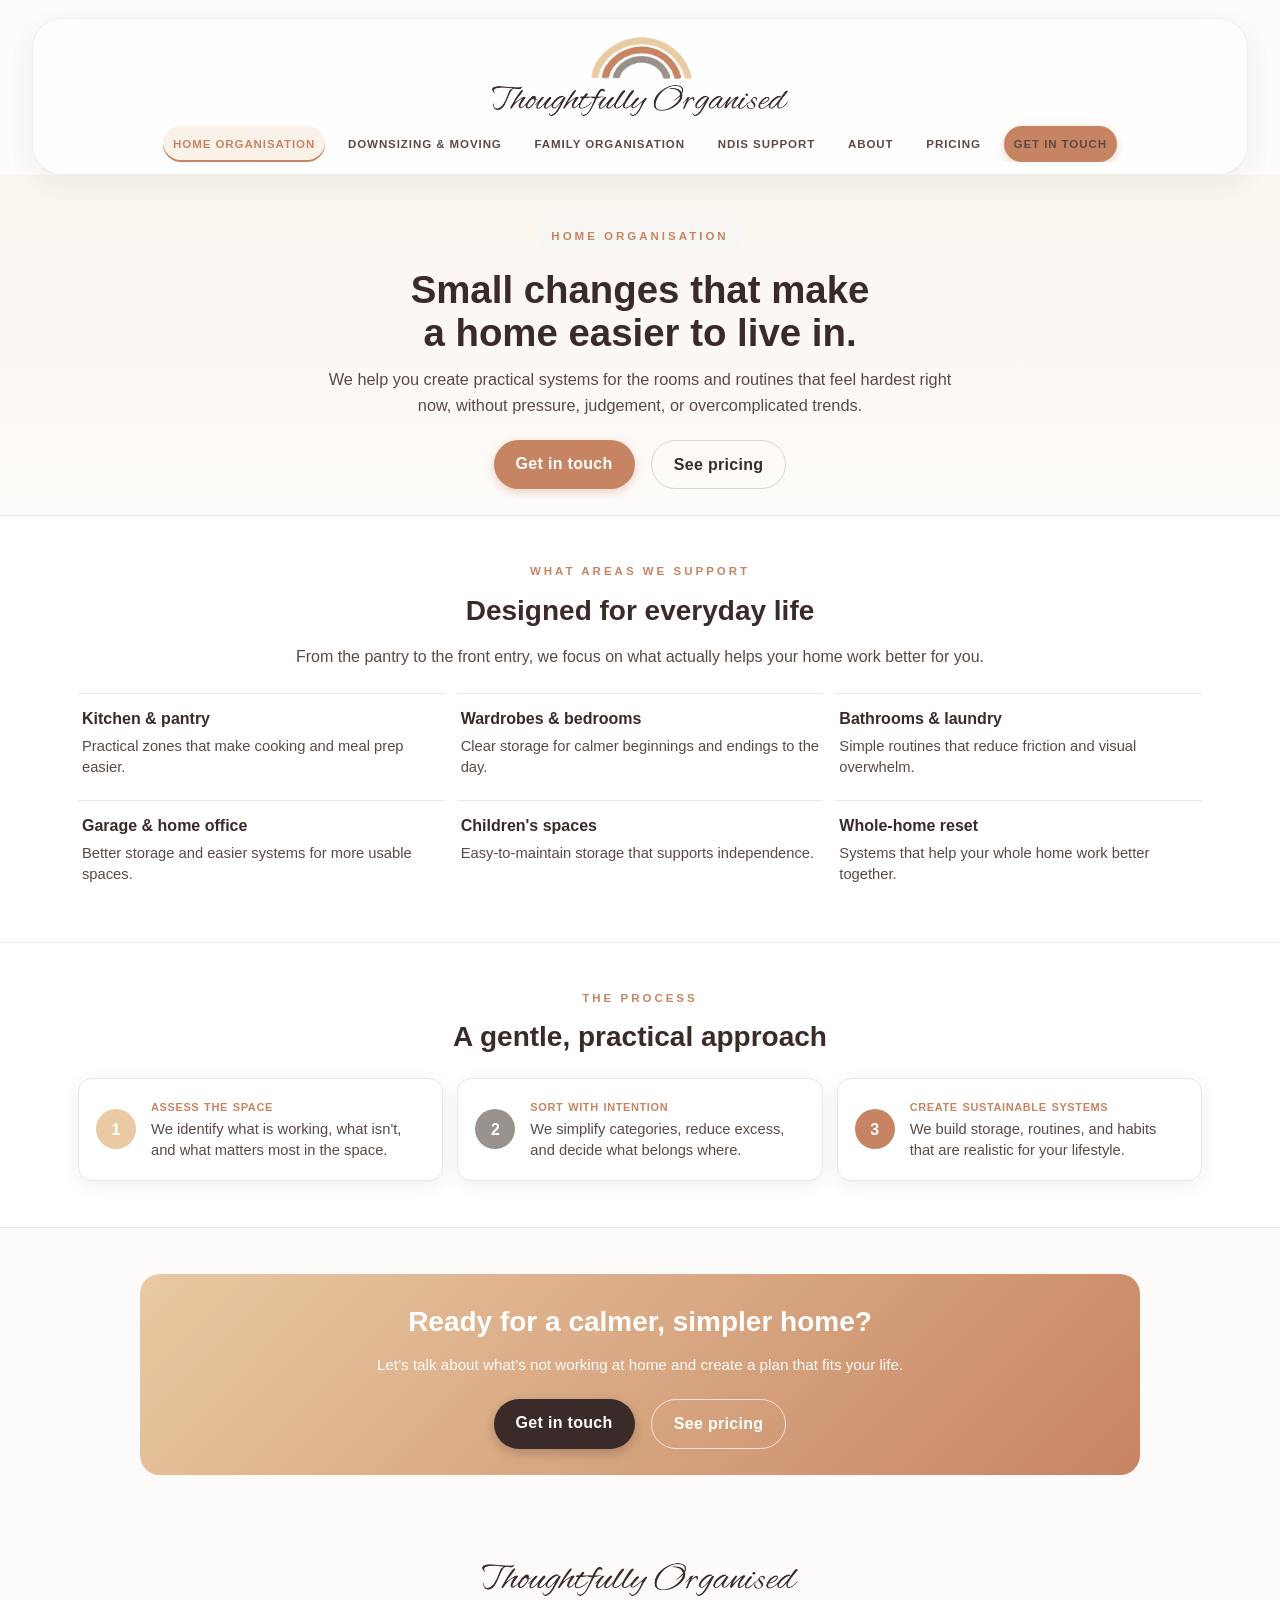
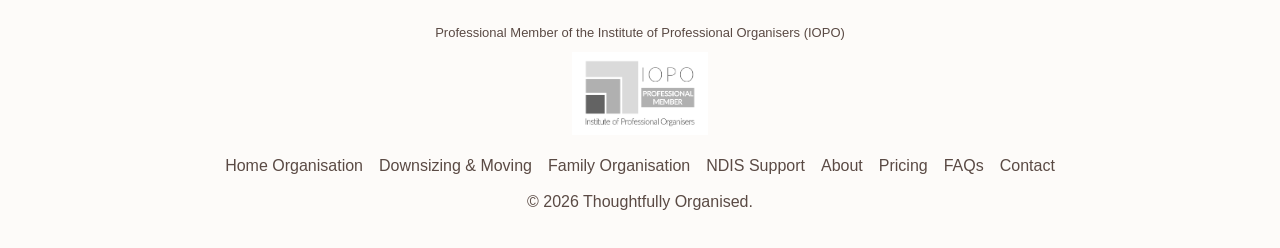
<file: home-organisation.html>
<!DOCTYPE html>
<html lang="en">
<head>
  <meta charset="UTF-8" />
  <meta name="viewport" content="width=device-width, initial-scale=1.0" />
  <title>Home Organisation | Thoughtfully Organised</title>
  <link rel="preload" href="assets/fonts/alex-brush.woff2" as="font" type="font/woff2" crossorigin />
  <link rel="preload" href="assets/fonts/italianno.woff2" as="font" type="font/woff2" crossorigin />
<link rel="icon" type="image/png" sizes="32x32" href="assets/favicon-32.png">
<link rel="icon" type="image/png" sizes="192x192" href="assets/favicon-192.png">
<link rel="apple-touch-icon" href="assets/apple-touch-icon.png">
  <link rel="stylesheet" href="assets/fonts.css" />
  <link rel="stylesheet" href="assets/site.css" />
</head>
<body>
  <header class="site-header">
    <div class="navrow">
      <a href="index.html" class="brand">
        <img class="brand-mark" src="assets/arcs_only.png" alt="" />
        <img class="brand-wordmark" src="assets/Thoughtfully_Organised_Wordmark.png" alt="Thoughtfully Organised" />
      </a>
      <nav class="main-nav" id="navLinks">
        <a href="home-organisation.html" aria-current="page">Home Organisation</a>
        <a href="downsizing-moving.html">Downsizing &amp; Moving</a>
        <a href="family-organisation.html">Family Organisation</a>
        <a href="ndis-support.html">NDIS Support</a>
        <a href="about.html">About</a>
        <a href="pricing.html">Pricing</a>
        <a href="contact.html" class="btn btn-primary">Get in touch</a>
      </nav>
      <button class="navtoggle" id="navToggle" aria-label="Toggle menu" aria-expanded="false">&#9776;</button>
    </div>
  </header>

  <main class="section-heading-28">
    <section class="page-hero">
      <div class="wrap page-hero-inner">
        <span class="eyebrow">Home Organisation</span>
        <h1>Small changes that make a home easier to live in.</h1>
        <p class="lead">We help you create practical systems for the rooms and routines that feel hardest right now, without pressure, judgement, or overcomplicated trends.</p>
        <div class="hero-actions">
          <a href="contact.html" class="btn btn-primary">Get in touch</a>
          <a href="pricing.html" class="btn btn-ghost">See pricing</a>
        </div>
      </div>
    </section>

    <section class="alt home-areas-section">
      <div class="wrap">
        <div class="section-head">
          <div class="kicker">What areas we support</div>
          <h2>Designed for everyday life</h2>
          <p>From the pantry to the front entry, we focus on what actually helps your home work better for you.</p>
        </div>

        <div class="feature-list home-area-list">
          <div class="feature-item">
            <h3>Kitchen &amp; pantry</h3>
            <p>Practical zones that make cooking and meal prep easier.</p>
          </div>
          <div class="feature-item">
            <h3>Wardrobes &amp; bedrooms</h3>
            <p>Clear storage for calmer beginnings and endings to the day.</p>
          </div>
          <div class="feature-item">
            <h3>Bathrooms &amp; laundry</h3>
            <p>Simple routines that reduce friction and visual overwhelm.</p>
          </div>
          <div class="feature-item">
            <h3>Garage &amp; home office</h3>
            <p>Better storage and easier systems for more usable spaces.</p>
          </div>
          <div class="feature-item">
            <h3>Children's spaces</h3>
            <p>Easy-to-maintain storage that supports independence.</p>
          </div>
          <div class="feature-item">
            <h3>Whole-home reset</h3>
            <p>Systems that help your whole home work better together.</p>
          </div>
        </div>
      </div>
    </section>

    <section class="alt home-process-section">
      <div class="wrap">
        <div class="section-head">
          <div class="kicker">The process</div>
          <h2>A gentle, practical approach</h2>
        </div>

        <div class="timeline">
          <div class="step">
            <div class="step-content">
              <div class="step-number">1</div>
              <h3>Assess the Space</h3>
              <p>We identify what is working, what isn't, and what matters most in the space.</p>
            </div>
          </div>
          <div class="step">
            <div class="step-content">
              <div class="step-number">2</div>
              <h3>Sort with intention</h3>
              <p>We simplify categories, reduce excess, and decide what belongs where.</p>
            </div>
          </div>
          <div class="step">
            <div class="step-content">
              <div class="step-number">3</div>
              <h3>Create sustainable systems</h3>
              <p>We build storage, routines, and habits that are realistic for your lifestyle.</p>
            </div>
          </div>
        </div>
      </div>
    </section>

    <section>
      <div class="wrap">
        <div class="cta-panel">
          <h2>Ready for a calmer, simpler home?</h2>
          <p>Let’s talk about what’s not working at home and create a plan that fits your life.</p>
          <div class="hero-actions">
            <a href="contact.html" class="btn btn-primary">Get in touch</a>
            <a href="pricing.html" class="btn btn-ghost">See pricing</a>
          </div>
        </div>
      </div>
    </section>
  </main>

  <footer class="site-footer">
    <div class="wrap">
      <a href="index.html" class="brand"><img src="assets/Thoughtfully_Organised_Wordmark.png" alt="Thoughtfully Organised" /></a>
      <div class="iopo-membership">
        <p>Professional Member of the Institute of Professional Organisers (IOPO)</p>
        <a href="https://www.iopo.com.au/Web/Web/Find-An-Organiser/Find-An-Organiser.aspx?hkey=3c1b9fab-8a6a-4941-8056-9ec045242941#AD" target="_blank" rel="noopener noreferrer">
          <img src="assets/IOPO Professional Member Badge GREY V250505.png" alt="IOPO Professional Member Badge — find an organiser in the IOPO directory" />
        </a>
      </div>
      <div class="footer-links">
        <a href="home-organisation.html">Home Organisation</a>
        <a href="downsizing-moving.html">Downsizing &amp; Moving</a>
        <a href="family-organisation.html">Family Organisation</a>
        <a href="ndis-support.html">NDIS Support</a>
        <a href="about.html">About</a>
        <a href="pricing.html">Pricing</a>
        <a href="faq.html">FAQs</a>
        <a href="contact.html">Contact</a>
      </div>
      <p>&copy; 2026 Thoughtfully Organised.</p>
    </div>
  </footer>

  <script>
    const navToggle = document.getElementById('navToggle');
    const navLinks = document.getElementById('navLinks');

    if (navToggle && navLinks) {
      const closeMenu = () => {
        navLinks.classList.remove('open');
        navToggle.setAttribute('aria-expanded', 'false');
        navToggle.textContent = '☰';
      };

      const openMenu = () => {
        navLinks.classList.add('open');
        navToggle.setAttribute('aria-expanded', 'true');
        navToggle.textContent = '✕';
      };

      navToggle.setAttribute('aria-expanded', 'false');
      navToggle.textContent = '☰';

      navToggle.addEventListener('click', (event) => {
        event.stopPropagation();
        if (navLinks.classList.contains('open')) {
          closeMenu();
        } else {
          openMenu();
        }
      });

      navLinks.querySelectorAll('a').forEach((link) => {
        link.addEventListener('click', () => closeMenu());
      });

      document.addEventListener('click', (event) => {
        if (!navLinks.contains(event.target) && !navToggle.contains(event.target) && navLinks.classList.contains('open')) {
          closeMenu();
        }
      });
    }
  </script>
</body>
</html>
</file>
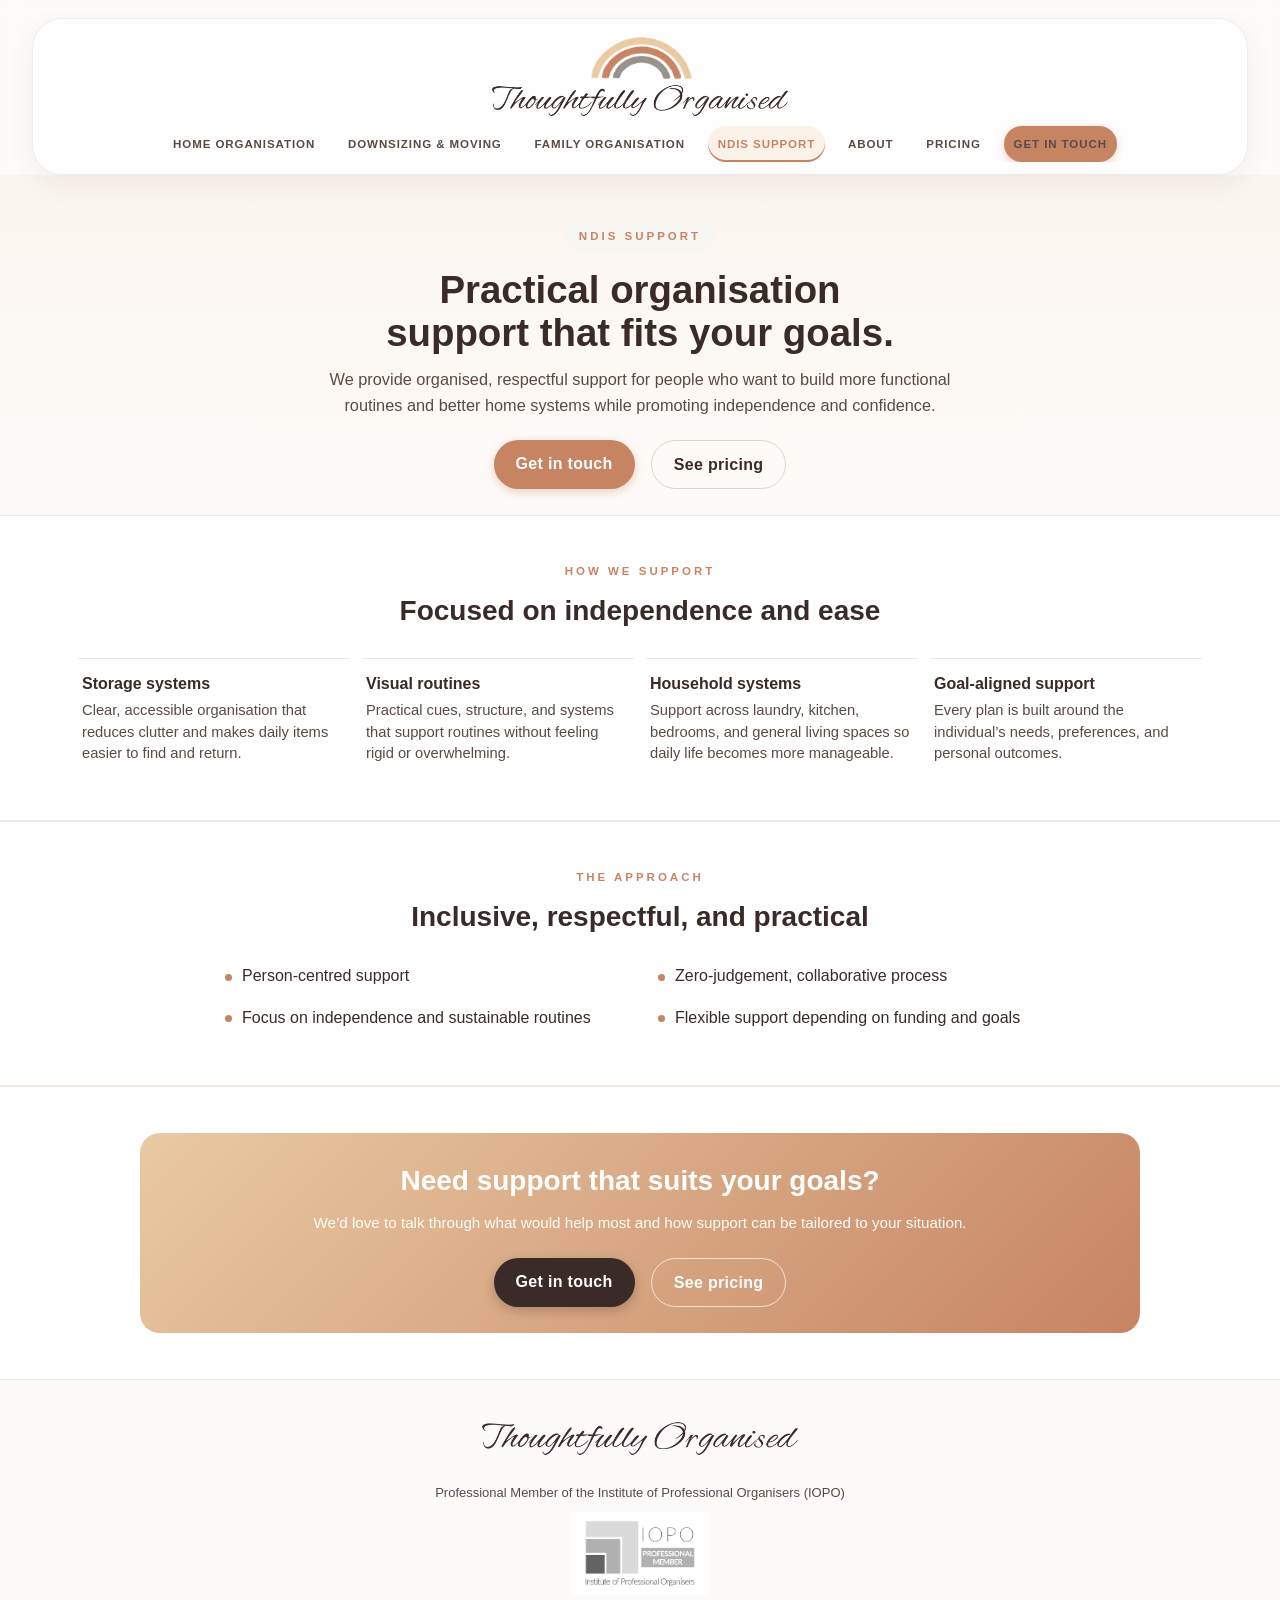
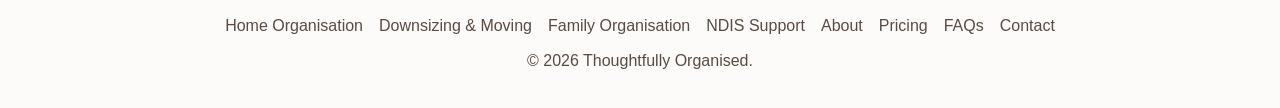
<file: ndis-support.html>
<!DOCTYPE html>
<html lang="en">
<head>
  <meta charset="UTF-8" />
  <meta name="viewport" content="width=device-width, initial-scale=1.0" />
  <title>NDIS Support | Thoughtfully Organised</title>
  <link rel="preload" href="assets/fonts/alex-brush.woff2" as="font" type="font/woff2" crossorigin />
  <link rel="preload" href="assets/fonts/italianno.woff2" as="font" type="font/woff2" crossorigin />
<link rel="icon" type="image/png" sizes="32x32" href="assets/favicon-32.png">
<link rel="icon" type="image/png" sizes="192x192" href="assets/favicon-192.png">
<link rel="apple-touch-icon" href="assets/apple-touch-icon.png">
  <link rel="stylesheet" href="assets/fonts.css" />
  <link rel="stylesheet" href="assets/site.css" />
</head>
<body>
  <header class="site-header">
    <div class="navrow">
      <a href="index.html" class="brand">
        <img class="brand-mark" src="assets/arcs_only.png" alt="" />
        <img class="brand-wordmark" src="assets/Thoughtfully_Organised_Wordmark.png" alt="Thoughtfully Organised" />
      </a>
      <nav class="main-nav" id="navLinks">
        <a href="home-organisation.html">Home Organisation</a>
        <a href="downsizing-moving.html">Downsizing &amp; Moving</a>
        <a href="family-organisation.html">Family Organisation</a>
        <a href="ndis-support.html" aria-current="page">NDIS Support</a>
        <a href="about.html">About</a>
        <a href="pricing.html">Pricing</a>
        <a href="contact.html" class="btn btn-primary">Get in touch</a>
      </nav>
      <button class="navtoggle" id="navToggle" aria-label="Toggle menu" aria-expanded="false">&#9776;</button>
    </div>
  </header>

  <main class="section-heading-28">
    <section class="page-hero">
      <div class="wrap page-hero-inner">
        <span class="eyebrow">NDIS Support</span>
        <h1>Practical organisation support that fits your goals.</h1>
        <p class="lead">We provide organised, respectful support for people who want to build more functional routines and better home systems while promoting independence and confidence.</p>
        <div class="hero-actions">
          <a href="contact.html" class="btn btn-primary">Get in touch</a>
          <a href="pricing.html" class="btn btn-ghost">See pricing</a>
        </div>
      </div>
    </section>

    <section class="alt">
      <div class="wrap">
        <div class="section-head">
          <div class="kicker">How we support</div>
          <h2>Focused on independence and ease</h2>
        </div>

        <div class="feature-list home-area-list ndis-support-list">
          <div class="feature-item">
            <h3>Storage systems</h3>
            <p>Clear, accessible organisation that reduces clutter and makes daily items easier to find and return.</p>
          </div>
          <div class="feature-item">
            <h3>Visual routines</h3>
            <p>Practical cues, structure, and systems that support routines without feeling rigid or overwhelming.</p>
          </div>
          <div class="feature-item">
            <h3>Household systems</h3>
            <p>Support across laundry, kitchen, bedrooms, and general living spaces so daily life becomes more manageable.</p>
          </div>
          <div class="feature-item">
            <h3>Goal-aligned support</h3>
            <p>Every plan is built around the individual’s needs, preferences, and personal outcomes.</p>
          </div>
        </div>
      </div>
    </section>

    <section class="alt">
      <div class="wrap">
        <div class="section-head">
          <div class="kicker">The approach</div>
          <h2>Inclusive, respectful, and practical</h2>
        </div>
        <ul class="check-list family-check-list ndis-approach-list">
          <li>Person-centred support</li>
          <li>Zero-judgement, collaborative process</li>
          <li>Focus on independence and sustainable routines</li>
          <li>Flexible support depending on funding and goals</li>
        </ul>
      </div>
    </section>

    <section class="alt">
      <div class="wrap">
        <div class="cta-panel">
          <h2>Need support that suits your goals?</h2>
          <p>We’d love to talk through what would help most and how support can be tailored to your situation.</p>
          <div class="hero-actions">
            <a href="contact.html" class="btn btn-primary">Get in touch</a>
            <a href="pricing.html" class="btn btn-ghost">See pricing</a>
          </div>
        </div>
      </div>
    </section>
  </main>

  <footer class="site-footer">
    <div class="wrap">
      <a href="index.html" class="brand"><img src="assets/Thoughtfully_Organised_Wordmark.png" alt="Thoughtfully Organised" /></a>
      <div class="iopo-membership">
        <p>Professional Member of the Institute of Professional Organisers (IOPO)</p>
        <a href="https://www.iopo.com.au/Web/Web/Find-An-Organiser/Find-An-Organiser.aspx?hkey=3c1b9fab-8a6a-4941-8056-9ec045242941#AD" target="_blank" rel="noopener noreferrer">
          <img src="assets/IOPO Professional Member Badge GREY V250505.png" alt="IOPO Professional Member Badge — find an organiser in the IOPO directory" />
        </a>
      </div>
      <div class="footer-links">
        <a href="home-organisation.html">Home Organisation</a>
        <a href="downsizing-moving.html">Downsizing &amp; Moving</a>
        <a href="family-organisation.html">Family Organisation</a>
        <a href="ndis-support.html">NDIS Support</a>
        <a href="about.html">About</a>
        <a href="pricing.html">Pricing</a>
        <a href="faq.html">FAQs</a>
        <a href="contact.html">Contact</a>
      </div>
      <p>&copy; 2026 Thoughtfully Organised.</p>
    </div>
  </footer>

  <script>
    const navToggle = document.getElementById('navToggle');
    const navLinks = document.getElementById('navLinks');

    if (navToggle && navLinks) {
      const closeMenu = () => {
        navLinks.classList.remove('open');
        navToggle.setAttribute('aria-expanded', 'false');
        navToggle.textContent = '☰';
      };

      const openMenu = () => {
        navLinks.classList.add('open');
        navToggle.setAttribute('aria-expanded', 'true');
        navToggle.textContent = '✕';
      };

      navToggle.setAttribute('aria-expanded', 'false');
      navToggle.textContent = '☰';

      navToggle.addEventListener('click', (event) => {
        event.stopPropagation();
        if (navLinks.classList.contains('open')) {
          closeMenu();
        } else {
          openMenu();
        }
      });

      navLinks.querySelectorAll('a').forEach((link) => {
        link.addEventListener('click', () => closeMenu());
      });

      document.addEventListener('click', (event) => {
        if (!navLinks.contains(event.target) && !navToggle.contains(event.target) && navLinks.classList.contains('open')) {
          closeMenu();
        }
      });
    }
  </script>
</body>
</html>
</file>
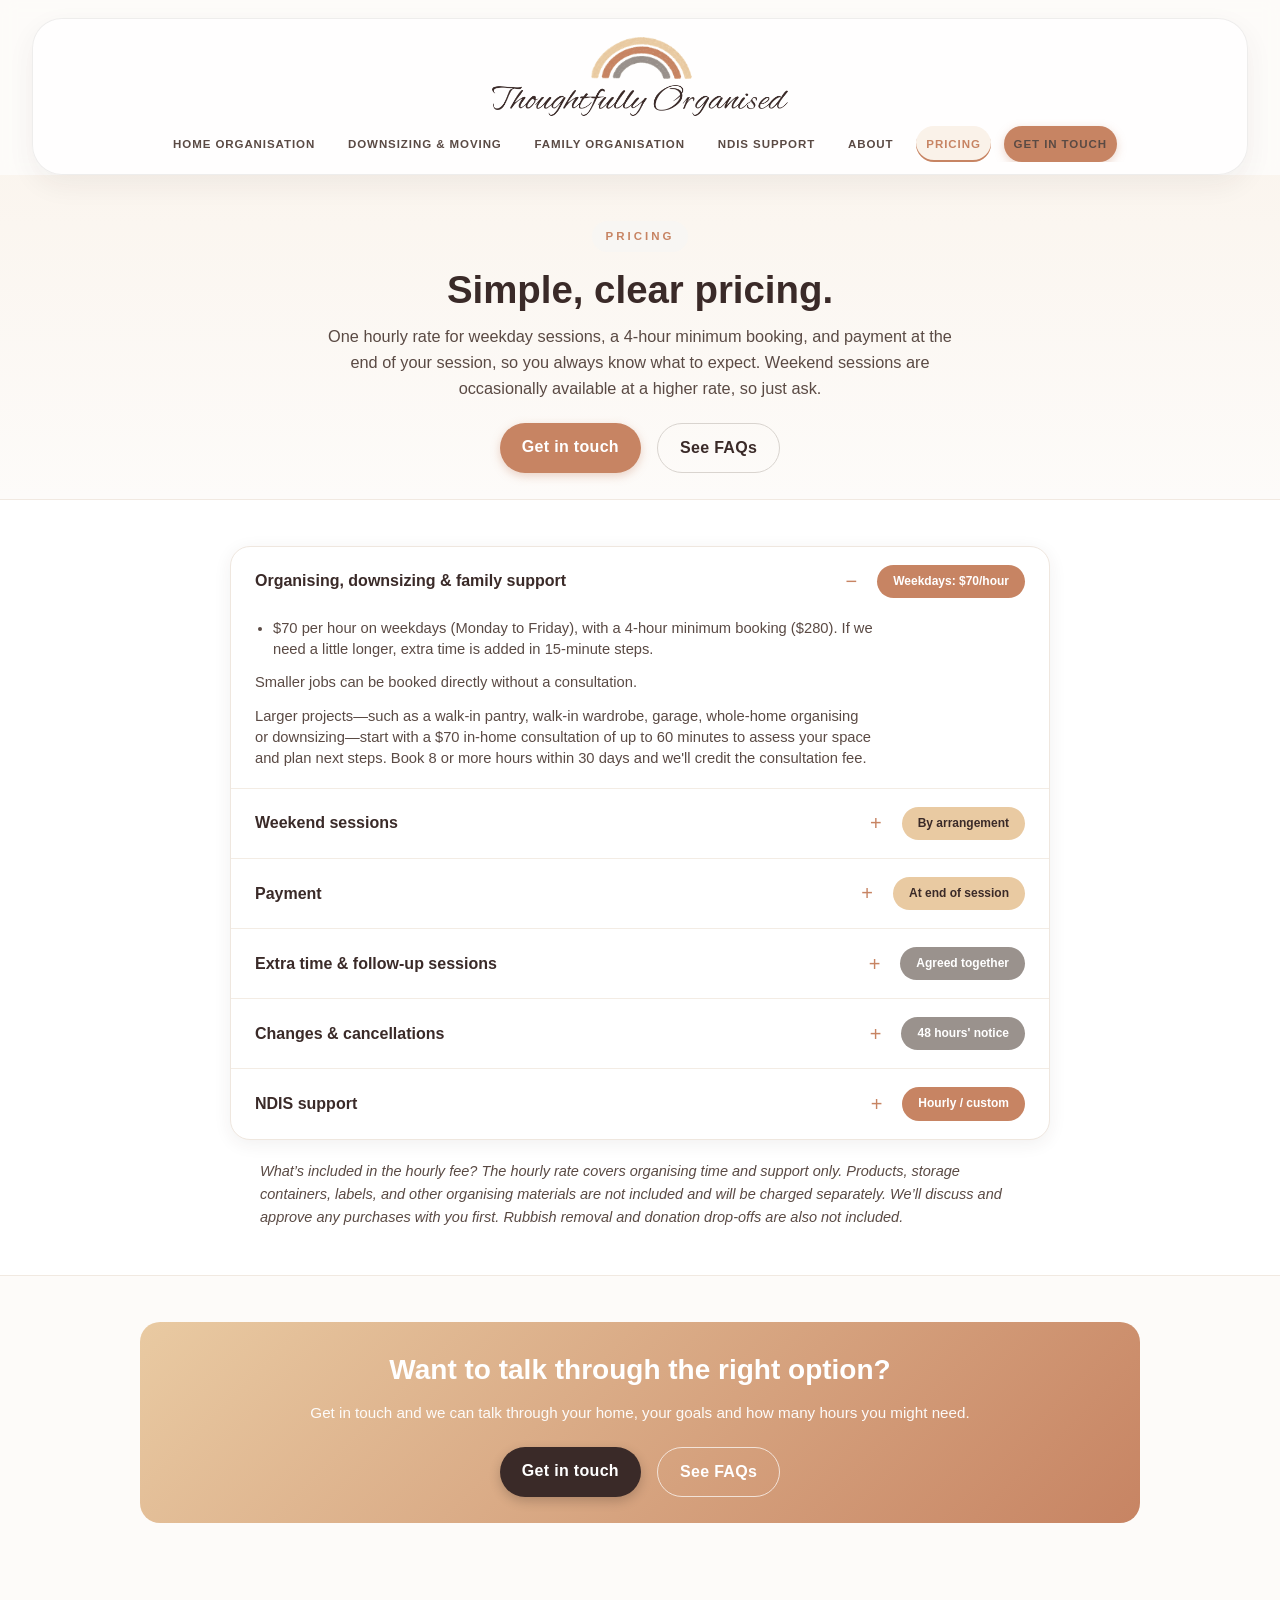
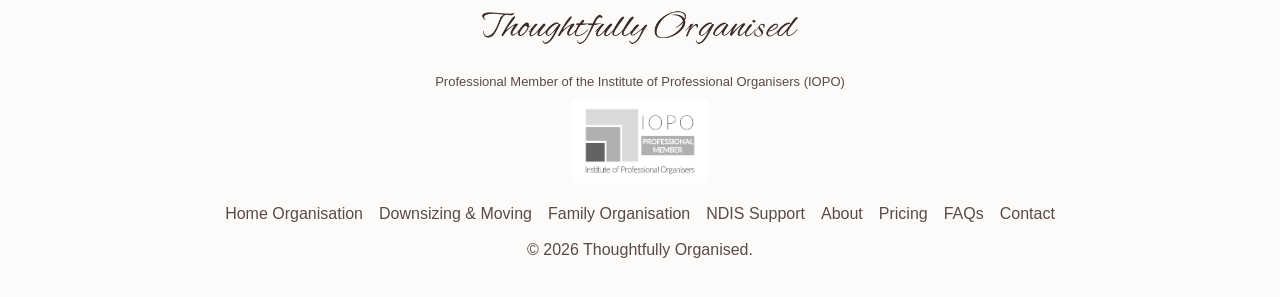
<file: pricing.html>
<!DOCTYPE html>
<html lang="en">
<head>
  <meta charset="UTF-8" />
  <meta name="viewport" content="width=device-width, initial-scale=1.0" />
  <title>Pricing | Thoughtfully Organised</title>
  <link rel="preload" href="assets/fonts/alex-brush.woff2" as="font" type="font/woff2" crossorigin />
  <link rel="preload" href="assets/fonts/italianno.woff2" as="font" type="font/woff2" crossorigin />
<link rel="icon" type="image/png" sizes="32x32" href="assets/favicon-32.png">
<link rel="icon" type="image/png" sizes="192x192" href="assets/favicon-192.png">
<link rel="apple-touch-icon" href="assets/apple-touch-icon.png">
  <link rel="stylesheet" href="assets/fonts.css" />
  <link rel="stylesheet" href="assets/site.css" />
</head>
<body>
  <header class="site-header">
    <div class="navrow">
      <a href="index.html" class="brand">
        <img class="brand-mark" src="assets/arcs_only.png" alt="" />
        <img class="brand-wordmark" src="assets/Thoughtfully_Organised_Wordmark.png" alt="Thoughtfully Organised" />
      </a>
      <nav class="main-nav" id="navLinks">
        <a href="home-organisation.html">Home Organisation</a>
        <a href="downsizing-moving.html">Downsizing &amp; Moving</a>
        <a href="family-organisation.html">Family Organisation</a>
        <a href="ndis-support.html">NDIS Support</a>
        <a href="about.html">About</a>
        <a href="pricing.html" aria-current="page">Pricing</a>
        <a href="contact.html" class="btn btn-primary">Get in touch</a>
      </nav>
      <button class="navtoggle" id="navToggle" aria-label="Toggle menu" aria-expanded="false">&#9776;</button>
    </div>
  </header>

  <main>
    <section class="page-hero">
      <div class="wrap page-hero-inner">
        <span class="eyebrow">Pricing</span>
        <h1>Simple, clear pricing.</h1>
                <p class="lead">One hourly rate for weekday sessions, a 4-hour minimum booking, and payment at the end of your session, so you always know what to expect. Weekend sessions are occasionally available at a higher rate, so just ask.</p>
        <div class="hero-actions">
          <a href="contact.html" class="btn btn-primary">Get in touch</a>
          <a href="faq.html" class="btn btn-ghost">See FAQs</a>
        </div>
      </div>
    </section>

    <section class="alt pricing-table-section">
      <div class="wrap">
        <div class="pricing-table">
          <details class="price-row price-row-expandable" open>
            <summary class="price-summary">
              <span class="price-label">Organising, downsizing &amp; family support</span>
              <span class="pill terracotta">Weekdays: $70/hour</span>
            </summary>
            <div class="price-info">
              <ul class="price-details">
                <li>$70 per hour on weekdays (Monday to Friday), with a 4-hour minimum booking ($280). If we need a little longer, extra time is added in 15-minute steps.</li>
              </ul>
              <p class="price-description">Smaller jobs can be booked directly without a consultation.</p>
              <p class="price-description">Larger projects—such as a walk-in pantry, walk-in wardrobe, garage, whole-home organising or downsizing—start with a $70 in-home consultation of up to 60 minutes to assess your space and plan next steps. Book 8 or more hours within 30 days and we'll credit the consultation fee.</p>
            </div>
          </details>
          <details class="price-row price-row-expandable">
            <summary class="price-summary">
              <span class="price-label">Weekend sessions</span>
              <span class="pill gold">By arrangement</span>
            </summary>
            <div class="price-info">
              <p class="price-description">Weekend sessions are occasionally available at a higher hourly rate. The rate is confirmed with you before you book, so you always know what to expect.</p>
            </div>
          </details>
          <details class="price-row price-row-expandable">
            <summary class="price-summary">
              <span class="price-label">Payment</span>
              <span class="pill gold">At end of session</span>
            </summary>
            <div class="price-info">
              <ul class="price-details">
                <li>Payment is settled at the end of your session. Your invoice is prepared and sent before we finish, so there is nothing to follow up afterwards.</li>
                <li>The invoice shows the actual time worked at the agreed hourly rate ($70 per hour on weekdays), or the 4-hour minimum if that applies, plus any approved materials.</li>
                <li>OSKO or direct deposit is preferred. You can also pay online or tap to pay using Square.</li>
              </ul>
            </div>
          </details>
          <details class="price-row price-row-expandable">
            <summary class="price-summary">
              <span class="price-label">Extra time &amp; follow-up sessions</span>
              <span class="pill greige">Agreed together</span>
            </summary>
            <div class="price-info">
              <ul class="price-details">
                <li>We'll check in with you around the halfway point on progress and whether extra time would help.</li>
                <li>Extra time is only added once you've agreed to it, and is recorded on your invoice.</li>
                <li>Sessions finish at the booked time unless extra time has been agreed and we're available. If more work remains, we'll leave your space tidy, give you a short list of what's left, and offer a time for a follow-up session.</li>
              </ul>
            </div>
          </details>
          <details class="price-row price-row-expandable">
            <summary class="price-summary">
              <span class="price-label">Changes &amp; cancellations</span>
              <span class="pill greige">48 hours' notice</span>
            </summary>
            <div class="price-info">
              <p class="price-description">Please give at least 48 hours' notice to cancel or reschedule a booking so we can offer the time to someone else. Cancellations or rescheduling with less than 48 hours' notice, and missed appointments, incur a $70 late-change fee.</p>
            </div>
          </details>
          <details class="price-row price-row-expandable ndis-support-row">
            <summary class="price-summary">
              <span class="price-label">NDIS support</span>
              <span class="pill terracotta">Hourly / custom</span>
            </summary>
            <div class="price-info">
              <p class="pricing-funding-label">Important note</p>
              <p class="price-description">NDIS funding can vary. NDIS eligibility depends on your plan, your goals, and the type of service being delivered. We’re happy to talk through the options with you.</p>
            </div>
          </details>
        </div>
        <p class="pricing-note">What’s included in the hourly fee? The hourly rate covers organising time and support only. Products, storage containers, labels, and other organising materials are not included and will be charged separately. We’ll discuss and approve any purchases with you first. Rubbish removal and donation drop-offs are also not included.</p>
      </div>
    </section>

    <section>
      <div class="wrap">
        <div class="cta-panel">
          <h2>Want to talk through the right option?</h2>
          <p>Get in touch and we can talk through your home, your goals and how many hours you might need.</p>
          <div class="hero-actions">
            <a href="contact.html" class="btn btn-primary">Get in touch</a>
            <a href="faq.html" class="btn btn-ghost">See FAQs</a>
          </div>
        </div>
      </div>
    </section>
  </main>

  <footer class="site-footer">
    <div class="wrap">
      <a href="index.html" class="brand"><img src="assets/Thoughtfully_Organised_Wordmark.png" alt="Thoughtfully Organised" /></a>
      <div class="iopo-membership">
        <p>Professional Member of the Institute of Professional Organisers (IOPO)</p>
        <a href="https://www.iopo.com.au/Web/Web/Find-An-Organiser/Find-An-Organiser.aspx?hkey=3c1b9fab-8a6a-4941-8056-9ec045242941#AD" target="_blank" rel="noopener noreferrer">
          <img src="assets/IOPO Professional Member Badge GREY V250505.png" alt="IOPO Professional Member Badge — find an organiser in the IOPO directory" />
        </a>
      </div>
      <div class="footer-links">
        <a href="home-organisation.html">Home Organisation</a>
        <a href="downsizing-moving.html">Downsizing &amp; Moving</a>
        <a href="family-organisation.html">Family Organisation</a>
        <a href="ndis-support.html">NDIS Support</a>
        <a href="about.html">About</a>
        <a href="pricing.html">Pricing</a>
        <a href="faq.html">FAQs</a>
        <a href="contact.html">Contact</a>
      </div>
      <p>&copy; 2026 Thoughtfully Organised.</p>
    </div>
  </footer>

  <script>
    const navToggle = document.getElementById('navToggle');
    const navLinks = document.getElementById('navLinks');

    if (navToggle && navLinks) {
      const closeMenu = () => {
        navLinks.classList.remove('open');
        navToggle.setAttribute('aria-expanded', 'false');
        navToggle.textContent = '☰';
      };

      const openMenu = () => {
        navLinks.classList.add('open');
        navToggle.setAttribute('aria-expanded', 'true');
        navToggle.textContent = '✕';
      };

      navToggle.setAttribute('aria-expanded', 'false');
      navToggle.textContent = '☰';

      navToggle.addEventListener('click', (event) => {
        event.stopPropagation();
        if (navLinks.classList.contains('open')) {
          closeMenu();
        } else {
          openMenu();
        }
      });

      navLinks.querySelectorAll('a').forEach((link) => {
        link.addEventListener('click', () => closeMenu());
      });

      document.addEventListener('click', (event) => {
        if (!navLinks.contains(event.target) && !navToggle.contains(event.target) && navLinks.classList.contains('open')) {
          closeMenu();
        }
      });
    }
  </script>
</body>
</html>
</file>
<file: assets/fonts.css>
@font-face {
  font-family: 'Alex Brush';
  font-style: normal;
  font-weight: 400;
  font-display: swap;
  src: url('fonts/alex-brush.woff2') format('woff2');
}

@font-face {
  font-family: 'Italianno';
  font-style: normal;
  font-weight: 400;
  font-display: swap;
  src: url('fonts/italianno.woff2') format('woff2');
}
</file>
<file: assets/site.css>
:root {
  --gold: #E9CAA2;
  --terracotta: #C78463;
  --greige: #9A928D;
  --warm-grey: #D9D4CF;
  --cream: #F8F6F3;
  --ink: #3A2A28;
  --ink-soft: #5A4A44;
  --page: #FDFBF9;
  --radius: 18px;
  --shadow: 0 4px 18px rgba(58, 42, 40, 0.07);
  --maxw: 1180px;
}

* { box-sizing: border-box; }
html { scroll-behavior: smooth; }
body {
  margin: 0;
  font-family: 'Segoe UI Variable Display Semilight', 'Segoe UI', sans-serif;
  background: var(--page);
  color: var(--ink);
  line-height: 1.6;
}
img { max-width: 100%; display: block; }
a { color: inherit; }

.wrap {
  max-width: var(--maxw);
  margin: 0 auto;
  padding: 0 28px;
}

.site-header {
  position: sticky;
  top: 0;
  z-index: 50;
  padding: 18px 0 0;
  background: rgba(253, 251, 249, 0.76);
  backdrop-filter: blur(8px);
}

.navrow {
  max-width: calc(var(--maxw) + 36px);
  margin: 0 auto;
  padding: 18px 18px 12px;
  display: flex;
  flex-direction: column;
  align-items: center;
  justify-content: center;
  border: 1px solid rgba(58, 42, 40, 0.08);
  border-radius: 30px;
  background: rgba(255, 255, 255, 0.72);
  box-shadow: 0 10px 28px rgba(58, 42, 40, 0.06);
}

.brand {
  display: inline-flex;
  flex-direction: column;
  align-items: center;
  gap: 4px;
  text-decoration: none;
}
.brand img { height: 42px; width: auto; }
.site-header .brand .brand-mark { height: 42px; width: auto; }
.site-header .brand .brand-wordmark { width: clamp(220px, 32vw, 300px); height: auto; }
.site-footer .brand img { width: clamp(240px, 28vw, 320px); height: auto; }
.script { font-family: 'Alex Brush', cursive; }
.r { font-family: 'Italianno', cursive; font-size: 1.1em; margin-right: 0.08em; }

.main-nav {
  display: flex;
  align-items: center;
  justify-content: center;
  gap: clamp(8px, 1vw, 16px);
  flex-wrap: nowrap;
  width: 100%;
  overflow-x: auto;
  padding-top: 8px;
  scrollbar-width: none;
}
.main-nav::-webkit-scrollbar {
  display: none;
}
.main-nav a {
  text-decoration: none;
  color: var(--ink-soft);
  font-weight: 600;
  font-size: clamp(11px, 0.9vw, 14px);
  letter-spacing: 0.08em;
  text-transform: uppercase;
  padding: 9px 10px;
  border-radius: 999px;
  transition: all 0.2s ease;
  white-space: nowrap;
}
.main-nav a:hover {
  color: var(--terracotta);
  background: rgba(233, 202, 162, 0.16);
}
.main-nav a.active {
  color: var(--terracotta);
  background: rgba(233, 202, 162, 0.16);
}
.main-nav a[aria-current="page"] {
  color: var(--terracotta);
  background: rgba(233, 202, 162, 0.24);
  box-shadow: inset 0 -2px 0 var(--terracotta);
}
.main-nav a.btn-primary[aria-current="page"] {
  color: #fff;
  background: var(--ink);
  box-shadow: 0 3px 10px rgba(58, 42, 40, 0.2);
}
.navtoggle {
  display: none;
  background: none;
  border: none;
  font-size: 26px;
  color: var(--ink);
  cursor: pointer;
  line-height: 1;
  padding: 4px 8px;
  border-radius: 10px;
}
.navtoggle[aria-expanded="true"] {
  background: rgba(199, 132, 99, 0.08);
  color: var(--terracotta);
}

.btn {
  display: inline-block;
  padding: 11px 22px;
  border-radius: 30px;
  text-decoration: none;
  font-size: 16px;
  font-weight: 600;
  transition: transform .15s ease, box-shadow .15s ease;
  letter-spacing: 0.02em;
  border: none;
  outline: none;
}
.btn:hover { transform: translateY(-2px); }
.btn:focus,
.btn:focus-visible {
  outline: none;
  box-shadow: 0 0 0 3px rgba(199, 132, 99, 0.25);
}
.btn-primary {
  background: var(--terracotta);
  color: #fff;
  box-shadow: 0 3px 10px rgba(199, 132, 99, 0.35);
}
.btn-primary:focus,
.btn-primary:focus-visible {
  background: #fff;
  color: var(--terracotta);
  border: 1.5px solid var(--terracotta);
}
.btn-ghost {
  border: 1.5px solid var(--warm-grey);
  color: var(--ink);
  background: transparent;
}
.btn-ghost:hover { border-color: var(--terracotta); color: var(--terracotta); }

.page-hero {
  padding: 46px 0 26px;
  background: linear-gradient(180deg, rgba(233, 202, 162, 0.12), rgba(253, 251, 249, 0));
}
.page-hero-inner {
  max-width: 760px;
  margin: 0 auto;
  text-align: center;
}
.eyebrow {
  display: inline-block;
  padding: 6px 14px;
  border-radius: 20px;
  background: var(--cream);
  font-size: 11.5px;
  letter-spacing: 3px;
  font-weight: 700;
  text-transform: uppercase;
  color: var(--terracotta);
}
.hero-location {
  margin-top: 18px;
  font-size: 11.5px;
  letter-spacing: 3px;
  font-weight: 700;
  text-transform: uppercase;
  color: var(--terracotta);
}
.page-hero h1 {
  font-size: clamp(2rem, 3.5vw, 2.4rem);
  text-wrap: balance;
  margin: 16px 0 12px;
  line-height: 1.12;
  font-weight: 600;
}
.page-hero p.lead {
  font-size: 1.02rem;
  color: var(--ink-soft);
  margin: 0 auto;
  max-width: 640px;
}
.downsizing-page .page-hero p.lead {
  font-size: 1rem;
  max-width: 660px;
}
.hero-actions {
  display: flex;
  justify-content: center;
  gap: 16px;
  flex-wrap: wrap;
  margin-top: 22px;
}

section {
  padding: 46px 0;
}
section.alt { background: #fff; border-top: 1px solid #f1e9e1; border-bottom: 1px solid #f1e9e1; }

.section-head {
  max-width: 700px;
  margin: 0 auto 24px;
  text-align: center;
}
.section-head .kicker {
  font-size: 11.5px;
  letter-spacing: 3px;
  color: var(--terracotta);
  text-transform: uppercase;
  font-weight: 700;
  margin-bottom: 8px;
}
.section-head h2 {
  font-size: clamp(1.8rem, 3vw, 2.3rem);
  margin: 0 0 10px;
  font-weight: 600;
}
.section-heading-28 > section:nth-of-type(2) h2,
.section-heading-28 > section:nth-of-type(3) h2 {
  font-size: 28px;
}
.section-heading-28 .section-head.about-why-head {
  max-width: 820px;
  margin: 0 auto 40px;
  text-align: left;
  background: var(--cream);
  border-left: 5px solid var(--terracotta);
  border-radius: 0 var(--radius) var(--radius) 0;
  padding: 32px 36px;
}
.section-heading-28 .about-why-head h2 {
  margin: 0 0 16px;
}
.section-heading-28 .about-why-blurb {
  color: var(--ink);
  font-size: 1.05rem;
  line-height: 1.75;
}
.section-heading-28 .about-why-blurb p {
  margin: 0;
}
.section-heading-28 .about-why-blurb p + p {
  margin-top: 14px;
}
.section-head p {
  margin: 0;
  color: var(--ink-soft);
  font-size: 1rem;
}
.section-head.about-how-head p {
  max-width: 640px;
  margin-right: auto;
  margin-left: auto;
  text-align: left;
}
.section-head.about-how-head p + p {
  margin-top: 12px;
}

.grid-3 {
  display: grid;
  grid-template-columns: repeat(3, minmax(0, 1fr));
  gap: 24px;
}
.card {
  background: #fff;
  border: 1px solid #efe7df;
  border-radius: var(--radius);
  box-shadow: var(--shadow);
  padding: 28px 24px;
}
.card h3 {
  margin: 0 0 10px;
  font-size: 1.2rem;
}
.card p, .card li {
  color: var(--ink-soft);
  font-size: 0.97rem;
}
.card ul { margin: 0; padding-left: 18px; }

.badge {
  width: 46px;
  height: 46px;
  border-radius: 50%;
  display: inline-flex;
  align-items: center;
  justify-content: center;
  font-weight: 700;
  color: #fff;
  margin-bottom: 16px;
}
.badge.gold { background: var(--gold); color: var(--ink); }
.badge.terracotta { background: var(--terracotta); }
.badge.greige { background: var(--greige); }

.feature-list {
  display: grid;
  grid-template-columns: repeat(2, minmax(0, 1fr));
  gap: 16px;
}
.feature-item {
  background: var(--cream);
  border-radius: var(--radius);
  padding: 18px 18px;
}
.feature-item h3 {
  margin: 0 0 8px;
  font-size: 1.1rem;
}
.feature-item p, .feature-item li {
  color: var(--ink-soft);
  margin: 0;
}
.home-area-list {
  grid-template-columns: repeat(3, minmax(0, 1fr));
  gap: 12px;
}
.about-how-list {
  grid-template-columns: repeat(4, minmax(0, 1fr));
}
.home-area-list .feature-item {
  background: transparent;
  border-top: 1px solid #efe7df;
  border-radius: 0;
  padding: 12px 4px 10px;
}
.home-area-list .feature-item h3 {
  margin-bottom: 4px;
  font-size: 1rem;
}
.home-area-list .feature-item p {
  font-size: 0.92rem;
  line-height: 1.45;
}
.ndis-support-list {
  grid-template-columns: repeat(4, minmax(0, 1fr));
}
.home-process-section .section-head {
  margin-bottom: 18px;
}
.home-areas-section + .home-process-section {
  border-top: 0;
}
.home-process-section .timeline {
  max-width: 100%;
  display: grid;
  grid-template-columns: repeat(3, minmax(0, 1fr));
  gap: 14px;
}
.home-process-section .step {
  position: relative;
  display: block;
  margin-bottom: 0;
}
.home-process-section .step-number {
  position: absolute;
  top: 50%;
  left: 18px;
  width: 40px;
  height: 40px;
  margin-bottom: 0;
  z-index: 1;
  transform: translateY(-50%);
  color: #fff;
}
.home-process-section .step:nth-child(1) .step-number {
  background: var(--gold);
}
.home-process-section .step:nth-child(2) .step-number {
  background: var(--greige);
}
.home-process-section .step:nth-child(3) .step-number {
  background: var(--terracotta);
  color: #fff;
}
.home-process-section .step-content {
  padding: 18px 22px 18px 72px;
}
.home-process-section .step-content h3 {
  margin: 0 0 4px;
  font-size: 0.95rem;
  line-height: 1.2;
  letter-spacing: 0.04em;
  text-transform: lowercase;
  font-variant-caps: small-caps;
  width: 100%;
  max-width: 280px;
  margin-left: auto;
  margin-right: auto;
}
.home-process-section .step-content h3 {
  color: var(--terracotta);
}
.home-process-section .step-content p {
  font-size: 0.92rem;
  line-height: 1.45;
}
.family-life-content {
  padding-bottom: 22px;
}
.family-section-divider {
  border-top: 1px solid #f1e9e1;
  margin-bottom: 23px;
}
.home-process-arc-section {
  padding: 38px 0;
}
.home-process-arc-section .section-head {
  margin-bottom: 22px;
}
.home-process-arc-section .timeline {
  max-width: 1180px;
  display: grid;
  grid-template-columns: repeat(3, minmax(0, 1fr));
  gap: 18px;
  margin: 0 auto;
}
.home-process-arc-section .step {
  display: block;
  width: 100%;
  margin: 0;
}
.home-process-arc-section .step-content {
  display: flex;
  flex-direction: column;
  height: 100%;
  width: 100%;
  padding: 14px;
  text-align: center;
}
.home-process-arc-section .arc-stage {
  width: 100%;
  margin: 0 auto 10px;
}
.home-process-arc-section .arc-stage img {
  width: 100%;
  height: auto;
}
.home-process-arc-section .step-content > h3 {
  margin: 0 0 4px;
  font-size: 0.95rem;
  line-height: 1.2;
  letter-spacing: 0.04em;
  text-transform: lowercase;
  font-variant-caps: small-caps;
}
.home-process-arc-section .step:nth-child(1) .step-content > h3 {
  color: var(--greige);
}
.home-process-arc-section .step:nth-child(2) .step-content > h3 {
  color: var(--terracotta);
}
.home-process-arc-section .step:nth-child(3) .step-content > h3 {
  color: var(--gold);
}
.home-process-arc-section .step-content > p {
  max-width: 360px;
  flex: 1;
  margin: 0 auto;
  color: var(--ink-soft);
  font-size: 0.92rem;
  line-height: 1.4;
}
.downsizing-process-section {
  padding: 0 0 38px;
  border-bottom: 1px solid #f1e9e1;
}
.downsizing-process-section + .wrap {
  padding-top: 38px;
}
.downsizing-process-section .section-head {
  margin-bottom: 22px;
}
.downsizing-process-section .timeline {
  max-width: 1180px;
  display: grid;
  grid-template-columns: repeat(3, minmax(0, 1fr));
  gap: 18px;
  margin: 0 auto;
}
.downsizing-process-section .step {
  position: relative;
  display: block;
  width: 100%;
  margin: 0;
}
.downsizing-process-section .step-content {
  display: flex;
  flex-direction: column;
  height: 100%;
  width: 100%;
  padding: 18px 22px;
  text-align: left;
}
.downsizing-process-section .step-number {
  position: absolute;
  top: 50%;
  left: 18px;
  width: 40px;
  height: 40px;
  margin-bottom: 0;
  z-index: 1;
  transform: translateY(-50%);
  color: #fff;
}
.downsizing-process-section .step:nth-child(3) .step-number {
  color: #fff;
}
.downsizing-process-section .step:nth-child(1) .step-number {
  background: var(--gold);
}
.downsizing-process-section .step:nth-child(2) .step-number {
  background: var(--greige);
}
.downsizing-process-section .step:nth-child(3) .step-number {
  background: var(--terracotta);
}
.downsizing-process-section .step:nth-child(1) .step-content,
.downsizing-process-section .step:nth-child(2) .step-content,
.downsizing-process-section .step:nth-child(3) .step-content {
  padding: 18px 22px;
}
.downsizing-process-section .arc-stage {
  position: relative;
  width: 100%;
  margin: 0 auto 10px;
}
.downsizing-process-section .arc-stage img {
  width: 100%;
  height: auto;
}
.downsizing-process-section .step-content > h3 {
  margin: 0 0 4px;
  font-size: 0.95rem;
  line-height: 1.2;
  letter-spacing: 0.04em;
  text-transform: lowercase;
  font-variant-caps: small-caps;
  width: 100%;
  max-width: 280px;
  margin-left: auto;
  margin-right: auto;
}
.downsizing-process-section .step-content > h3 {
  color: var(--terracotta);
}
.downsizing-process-section .step-content > p {
  width: 100%;
  max-width: 280px;
  flex: 1;
  margin: 0 auto;
  color: var(--ink-soft);
  font-size: 0.92rem;
  line-height: 1.4;
}
.downsizing-challenges-list {
  grid-template-columns: repeat(3, minmax(0, 1fr));
  gap: 12px;
}

.check-list {
  list-style: none;
  margin: 0;
  padding: 0;
}
.check-list li {
  position: relative;
  padding-left: 22px;
  margin-bottom: 8px;
}
.check-list li::before {
  content: '';
  position: absolute;
  top: 0.65em;
  left: 5px;
  width: 7px;
  height: 7px;
  border-radius: 50%;
  background: var(--terracotta);
}

.family-check-list {
  display: grid;
  grid-template-columns: repeat(2, minmax(0, 1fr));
  gap: 8px 26px;
  max-width: 980px;
  margin: 0 auto;
}

.family-check-list li {
  white-space: nowrap;
}
.family-changes-list {
  max-width: 840px;
}
.ndis-approach-list {
  max-width: 840px;
}
.ndis-approach-list li:last-child {
  min-width: 0;
  white-space: normal;
}
@media (max-width: 900px) {
  .ndis-approach-list li,
  .family-changes-list li {
    min-width: 0;
    white-space: normal;
  }
}
@media (max-width: 620px) {
  .ndis-approach-list,
  .family-changes-list {
    grid-template-columns: 1fr;
  }
}

.timeline {
  max-width: 820px;
  margin: 0 auto;
}
.step {
  display: grid;
  grid-template-columns: 60px 1fr;
  gap: 18px;
  align-items: center;
  margin-bottom: 24px;
}
.step-number {
  width: 52px;
  height: 52px;
  border-radius: 50%;
  display: flex;
  align-items: center;
  justify-content: center;
  color: #fff;
  font-weight: 700;
  background: var(--terracotta);
  align-self: center;
}
.step:nth-child(2n) .step-number { background: var(--greige); }
.step:nth-child(3n) .step-number { background: var(--gold); color: var(--ink); }
.step-content {
  background: #fff;
  border: 1px solid #efe7df;
  border-radius: 14px;
  box-shadow: var(--shadow);
  padding: 18px 22px;
}
.step-content h3 {
  margin: 0 0 6px;
  font-size: 1.1rem;
}
.step-content p, .step-content li {
  margin: 0;
  color: var(--ink-soft);
}

.pricing-table {
  max-width: 820px;
  margin: 0 auto;
  border: 1px solid #efe7df;
  border-radius: 20px;
  overflow: hidden;
  background: #fff;
  box-shadow: var(--shadow);
}
.price-row {
  display: flex;
  align-items: center;
  justify-content: space-between;
  gap: 20px;
  padding: 18px 24px;
  border-bottom: 1px solid #f3ece4;
}
.price-row:last-child { border-bottom: none; }
.ndis-support-row {
  display: block;
}
.ndis-support-row-header {
  display: flex;
  align-items: center;
  justify-content: space-between;
  gap: 20px;
}
.ndis-support-row-note {
  max-width: 620px;
  margin-top: 12px;
}
.ndis-support-row .price-info .pricing-funding-label {
  margin: 0;
  color: var(--terracotta);
  font-size: 11.5px;
  font-weight: 700;
  letter-spacing: 3px;
  text-transform: uppercase;
}
.ndis-support-row .price-description {
  margin-top: 4px;
}
.price-row-expandable {
  display: block;
}
.price-summary {
  display: flex;
  align-items: center;
  justify-content: space-between;
  gap: 20px;
  cursor: pointer;
  list-style: none;
}
.price-summary::-webkit-details-marker {
  display: none;
}
.price-summary::before {
  content: '+';
  order: 2;
  margin-left: auto;
  color: var(--terracotta);
  font-size: 1.25rem;
  line-height: 1;
}
.price-summary .price-label {
  order: 1;
}
.price-summary .pill {
  order: 3;
}
.price-row-expandable[open] .price-summary::before {
  content: '−';
}
.price-row-expandable .price-info {
  padding-top: 12px;
}
.price-label {
  font-weight: 600;
  font-size: 1rem;
}
.price-info {
  min-width: 0;
}
.price-description {
  max-width: 620px;
  margin: 5px 0 0;
  color: var(--ink-soft);
  font-size: 0.92rem;
  line-height: 1.45;
}
.price-details {
  max-width: 620px;
  margin: 8px 0 0;
  padding-left: 18px;
  color: var(--ink-soft);
  font-size: 0.92rem;
  line-height: 1.45;
}
.price-details li {
  margin-bottom: 3px;
}
.price-details li:last-child {
  margin-bottom: 0;
}
.price-row-expandable .price-details {
  margin-bottom: 12px;
}
.price-description + .price-description {
  margin-top: 14px;
}
.price-row-expandable .price-details + .price-description + .price-description {
  margin-top: 12px;
}
.pricing-note {
  max-width: 760px;
  margin: 20px auto 0;
  text-align: left;
  font-size: 14.5px;
  font-style: italic;
  color: #5a4a44;
}
.pill {
  display: inline-flex;
  align-items: center;
  justify-content: center;
  padding: 7px 16px;
  border-radius: 999px;
  font-size: 12px;
  font-weight: 700;
  white-space: nowrap;
}
.pill.gold { background: var(--gold); color: var(--ink); }
.pill.terracotta { background: var(--terracotta); color: #fff; }
.pill.greige { background: var(--greige); color: #fff; }

.quote-box {
  max-width: 760px;
  margin: 0 auto;
  background: var(--cream);
  border-left: 5px solid var(--terracotta);
  border-radius: 0 14px 14px 0;
  padding: 12px 18px;
  text-align: center;
}
.quote-box p {
  margin: 0;
  font-size: clamp(0.95rem, 1.4vw, 1.08rem);
  line-height: 1.4;
  font-style: italic;
  font-weight: 600;
}

.cta-panel {
  max-width: 1000px;
  margin: 0 auto;
  background: linear-gradient(135deg, var(--gold) 0%, var(--terracotta) 100%);
  border-radius: 20px;
  padding: 26px 22px;
  text-align: center;
  color: #fff;
}
.cta-panel h2 {
  margin: 0 0 8px;
  font-size: 28px;
}
.cta-panel p {
  margin: 0 0 16px;
  font-size: 0.95rem;
  opacity: 0.95;
}
.cta-panel .btn-primary { background: var(--ink); box-shadow: 0 4px 12px rgba(0,0,0,0.2); }
.cta-panel .btn-ghost { border-color: rgba(255,255,255,0.7); color: #fff; }

.contact-grid {
  display: grid;
  grid-template-columns: 1.1fr 1.3fr;
  gap: 24px;
  align-items: start;
}
.contact-card {
  background: linear-gradient(180deg, rgba(233, 202, 162, 0.22), rgba(255, 255, 255, 0.9));
  border: 1px solid rgba(199, 132, 99, 0.25);
  border-radius: var(--radius);
  box-shadow: var(--shadow);
  padding: 22px 20px 18px;
}
.contact-card h3 {
  margin: 0 0 16px;
}
.contact-card p, .contact-card a {
  color: var(--ink-soft);
  text-decoration: none;
}
.contact-detail {
  display: flex;
  align-items: center;
  gap: 10px;
  margin: 0 0 10px;
}
.detail-icon {
  display: inline-flex;
  align-items: center;
  justify-content: center;
  width: 36px;
  height: 36px;
  color: var(--terracotta);
  flex-shrink: 0;
  opacity: 0.98;
  transform: translateY(-1px);
}
.detail-icon img {
  width: 32px;
  height: 32px;
  display: block;
  object-fit: contain;
}
.form-row {
  display: grid;
  grid-template-columns: 1fr 1fr;
  gap: 12px;
}
.field {
  display: block;
  margin-bottom: 12px;
}
.field label {
  display: block;
  margin-bottom: 7px;
  font-weight: 600;
}
.field-hint {
  display: block;
  margin-top: 12px;
  color: var(--ink-soft);
  font-size: 0.85rem;
}
.full-width-note {
  grid-column: 1 / -1;
  margin-top: -2px;
}
.full-width-note .field-hint {
  margin-top: 0;
}
.field input,
.field select,
.field textarea {
  width: 100%;
  border: 1px solid #e4dbd3;
  border-radius: 12px;
  background: #fff;
  padding: 12px 14px;
  font: inherit;
  color: var(--ink);
}
.field select {
  appearance: none;
}
.field textarea {
  min-height: 140px;
  resize: vertical;
}
.checkbox-row {
  margin-top: 4px;
}
.checkbox-wrap {
  display: flex;
  align-items: center;
  gap: 10px;
  font-size: 0.96rem;
  color: var(--ink-soft);
}
.checkbox-wrap input {
  width: auto;
  margin: 0;
}
.field-error {
  display: none;
  margin-top: 6px;
  color: #b3402a;
  font-size: 0.85rem;
}
.field.has-error .field-error,
.form-error.show { display: block; }
.field.has-error input,
.field.has-error select,
.field.has-error textarea { border-color: #b3402a; }
.form-error {
  display: none;
  margin: 0 0 14px;
  padding: 10px 14px;
  border-radius: 12px;
  background: #fbeeea;
  color: #b3402a;
  font-size: 0.92rem;
}
.form-success {
  display: none;
  margin: 0 0 14px;
  padding: 10px 14px;
  border-radius: 12px;
  background: #edf5ed;
  color: #356b3d;
  font-size: 0.92rem;
}
.form-success:not(:empty) { display: block; }
.area-dialog {
  max-width: 440px;
  border: none;
  border-radius: 18px;
  padding: 28px;
  color: var(--ink);
  box-shadow: var(--shadow);
}
.area-dialog::backdrop { background: rgba(60, 45, 35, 0.45); }
.area-dialog h3 { margin-top: 0; }
.area-dialog-actions {
  display: flex;
  gap: 12px;
  margin-top: 20px;
  flex-wrap: wrap;
}

.site-footer {
  padding: 40px 0 28px;
  text-align: center;
}
.site-footer .brand { justify-content: center; }
.site-footer .iopo-membership {
  margin: 18px auto 0;
  text-align: center;
}
.site-footer .iopo-membership img {
  width: min(136px, 35vw);
  height: auto;
  margin: 0 auto;
}
.site-footer .iopo-membership p {
  margin: 0 auto 8px;
  font-size: 13px;
  white-space: nowrap;
}
.site-footer .footer-links {
  display: flex;
  justify-content: center;
  gap: 16px;
  flex-wrap: wrap;
  margin: 18px 0 10px;
}
.site-footer a { text-decoration: none; color: var(--ink-soft); }
.site-footer a:hover { color: var(--terracotta); }
.site-footer p { color: var(--ink-soft); margin: 6px 0; }

@media (max-width: 900px) {
  .site-footer .iopo-membership p {
    white-space: normal;
  }
  .grid-3,
  .feature-list,
  .contact-grid,
  .form-row {
    grid-template-columns: 1fr;
  }
  .home-area-list {
    grid-template-columns: repeat(2, minmax(0, 1fr));
  }
  .downsizing-challenges-list {
    grid-template-columns: repeat(2, minmax(0, 1fr));
  }
  .downsizing-process-section .timeline {
    grid-template-columns: 1fr;
    max-width: 760px;
  }
  .home-process-arc-section .timeline {
    grid-template-columns: 1fr;
    max-width: 760px;
  }
  .navrow {
    position: relative;
    padding-bottom: 18px;
  }
  .main-nav {
    position: fixed;
    top: 98px;
    left: 0;
    right: 0;
    background: #fff;
    flex-direction: column;
    padding: 20px 28px;
    border-bottom: 1px solid #efe7df;
    display: none;
    gap: 18px;
    box-shadow: 0 8px 20px rgba(0,0,0,0.06);
    z-index: 60;
    opacity: 0;
    transform: translateY(-8px);
    transition: opacity 0.18s ease, transform 0.18s ease;
  }
  .main-nav a {
    margin: 0;
  }
  .main-nav.open {
    display: flex;
    opacity: 1;
    transform: translateY(0);
  }
  .navtoggle {
    display: block;
    position: static;
    margin: 10px auto 0;
  }
  .page-hero { padding-top: 54px; }
}

@media (max-width: 620px) {
  .wrap, .navrow { padding-left: 18px; padding-right: 18px; }
  .section-heading-28 .section-head.about-why-head { padding: 24px 20px; }
  .hero-actions { flex-direction: column; }
  .btn { width: 100%; text-align: center; }
  .home-area-list {
    grid-template-columns: 1fr;
  }
  .downsizing-challenges-list {
    grid-template-columns: 1fr;
  }
  .home-process-section .timeline {
    grid-template-columns: 1fr;
  }
  .home-process-arc-section .timeline {
    grid-template-columns: 1fr;
  }
  .home-process-section .step:not(:last-child)::after {
    display: none;
  }
  .downsizing-process-section .timeline {
    grid-template-columns: 1fr;
  }
  .price-row {
    align-items: flex-start;
    flex-direction: column;
  }
}
</file>
